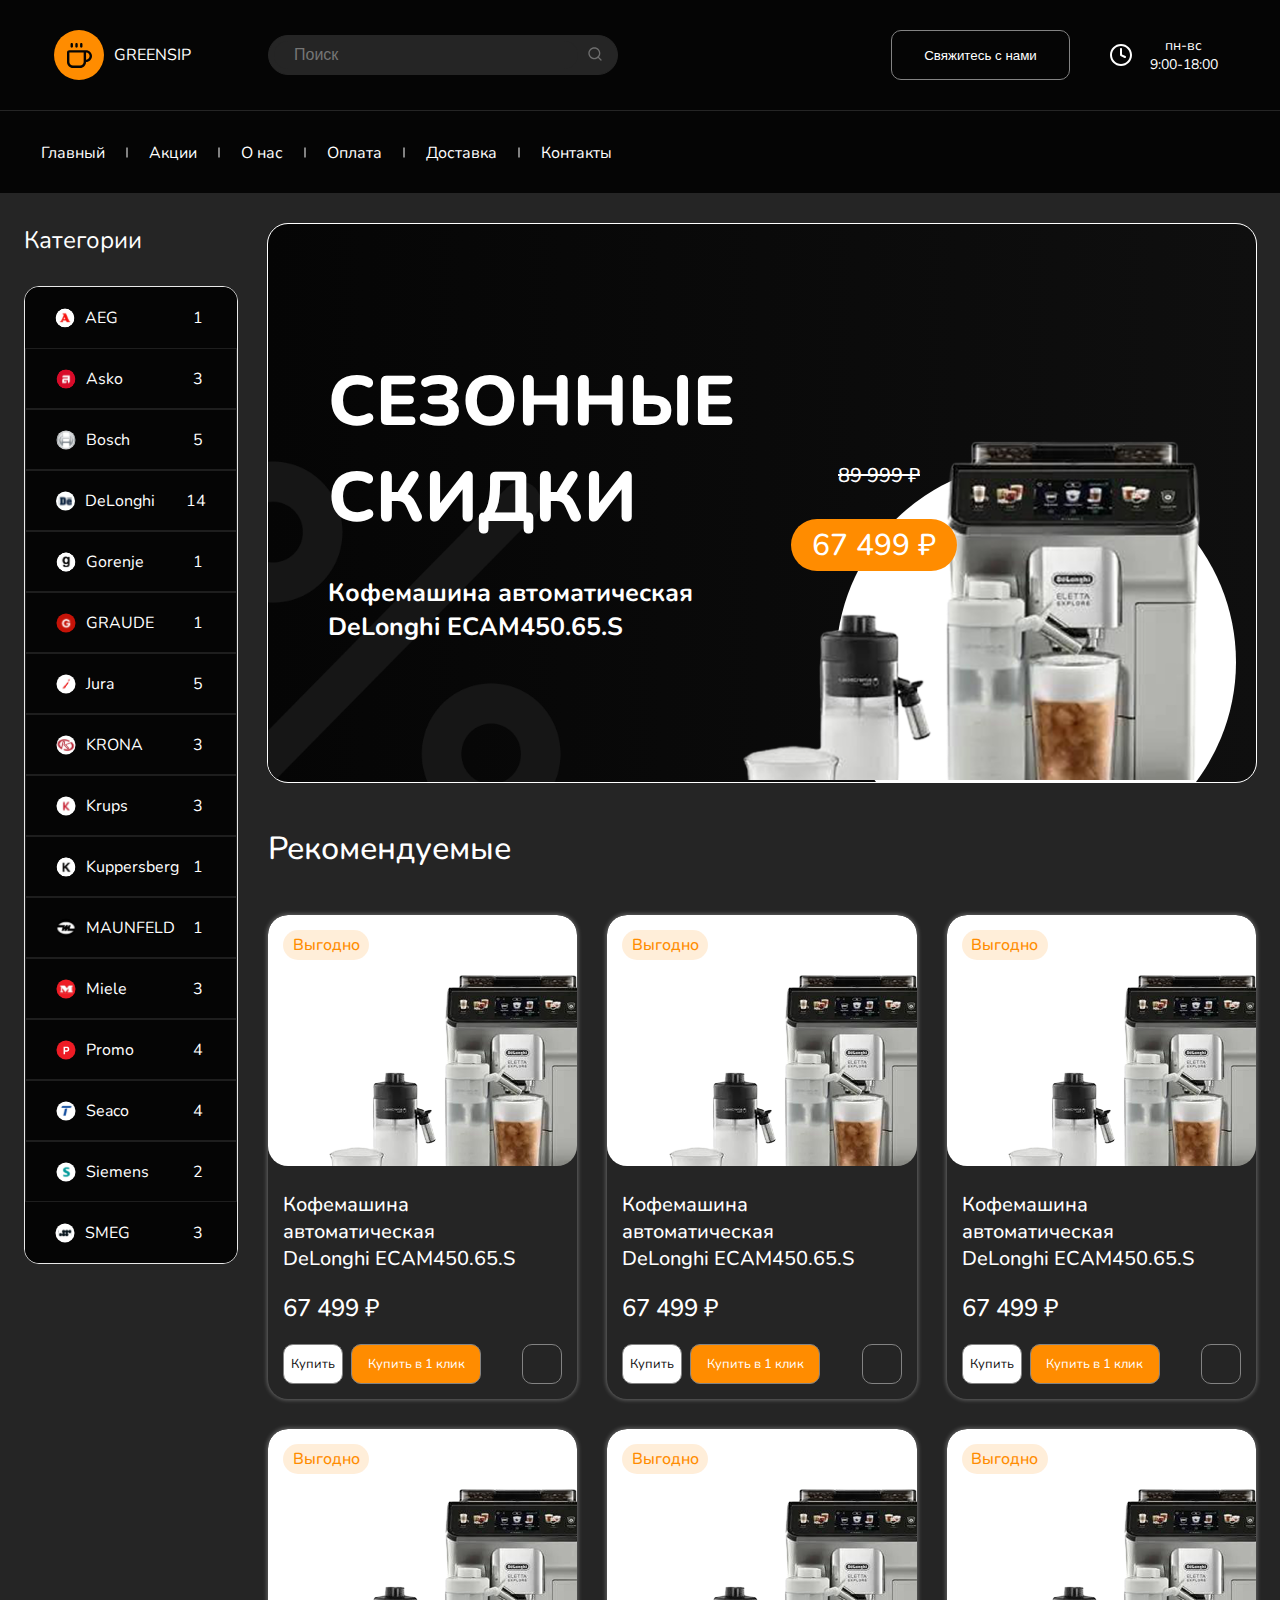
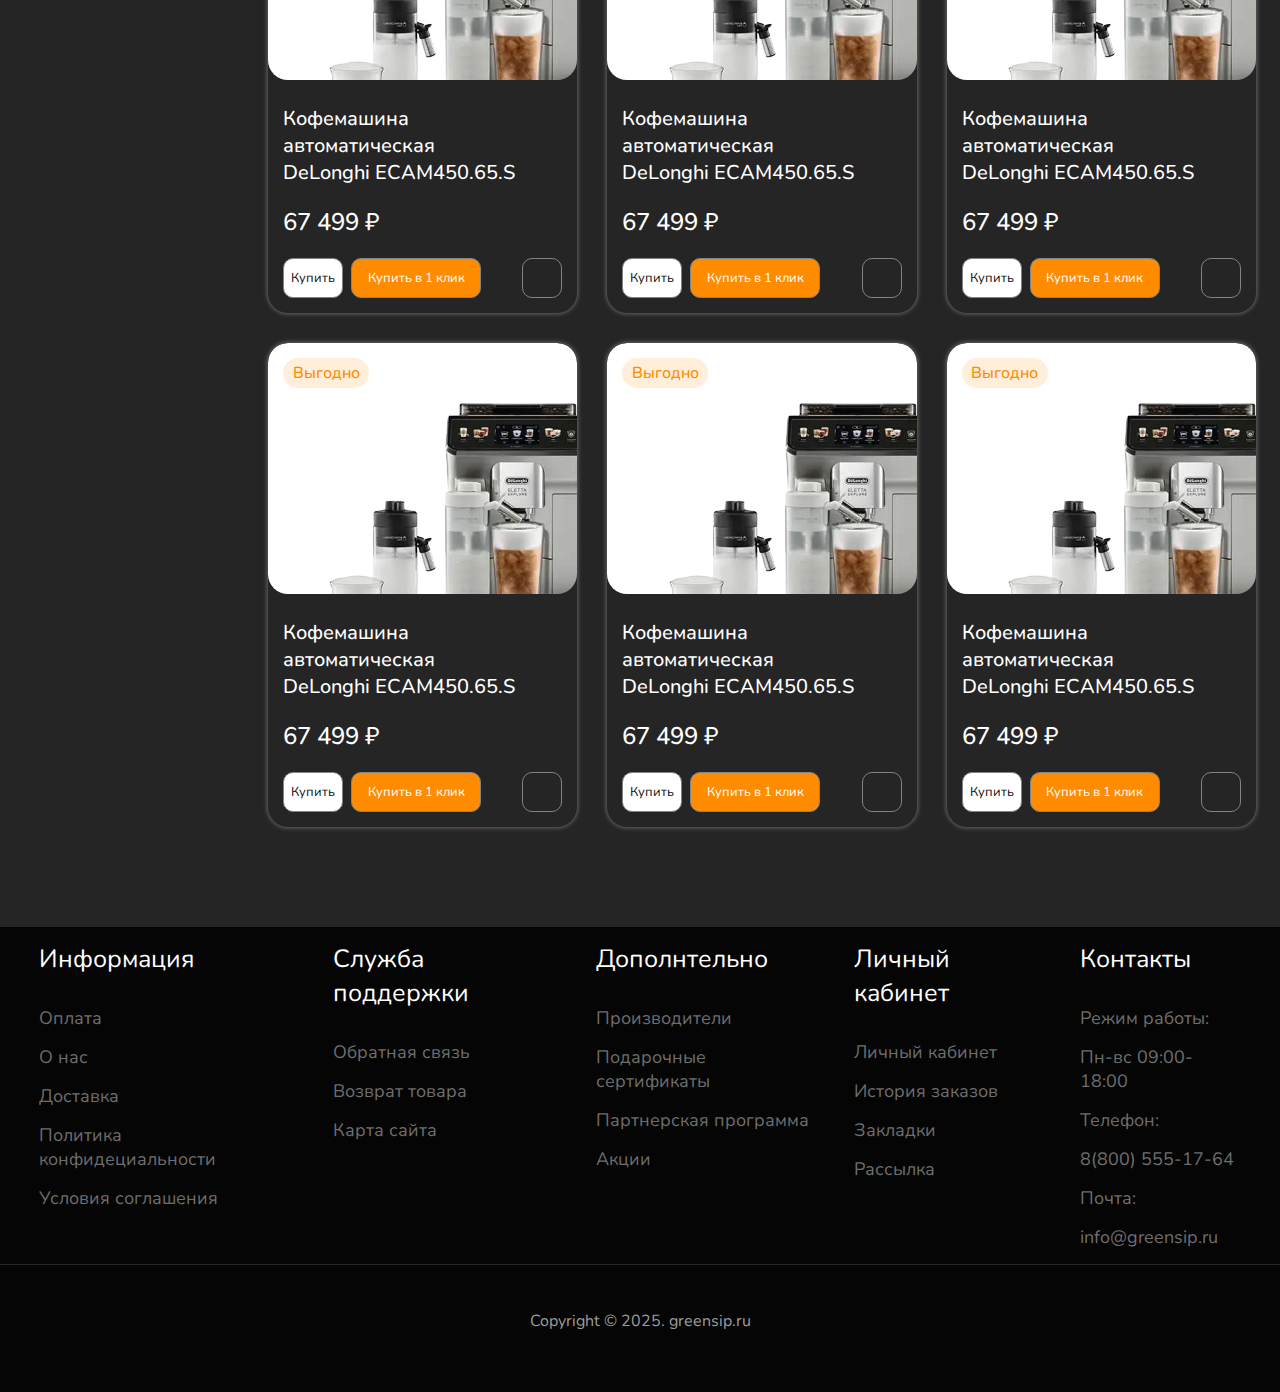
<file: index.html>
<!DOCTYPE html>
<html lang="en">
<head>
    <meta charset="UTF-8">
    <meta name="viewport" content="width=device-width, initial-scale=1.0">
    <link rel="stylesheet" href="./css/style.css">
    <link rel="shortcut icon" href="./img/icon/favicon.svg" type="image/x-icon">
    <link href='https://cdn.boxicons.com/fonts/basic/boxicons.min.css' rel='stylesheet'>
    <title>GREENSIP</title>
</head>
<body>
    <header class="header">
        <div class="container header__wrapper">
            <div class="left__block">
                <a href="./index.html" class="logo">
                    <div class="logo_img-block">
                        <img src="./img/icon/logo.svg" alt="Logo" class="logo__img">
                    </div>
                    <span>GREENSIP</span>
                </a>
                    <form class="search__form">
                        <label for="site-search">
                            <input id="site-search" class="search__form-input" type="text" placeholder="Поиск" name="search">
                            <button class="search__form-btn" type="submit"><img src="./img/icon/search.svg" alt="Search"></button>
                        </label>
                  </form>
            </div>
            <div class="right__block">
                <button class="btn">Свяжитесь с нами</button>
                <div class="time">
                    <img class="time__img" src="./img/icon/oclock.svg" alt="oclock icon">
                    <div class="time__week">пн-вс</div>
                    <div class="time__oclock">9:00-18:00</div>
                </div>
            </div>
            <div class="burger__menu">
                <i class='menu__burger bxr  bx-menu'  ></i> 
                <i class='menu__close bxr  bx-x'  ></i> 
            </div><!-- end burger__menu -->
        </div><!-- end container header__wrapper -->
    </header>
    <nav class="navbar">
        <div class="container navbar__wrapper">
            <div class="nav">
                <a class="nav__item" href="./index.html">
                    <span class="nav__icon"><i class='bxr bx-home-alt'></i></span> 
                    <div class="nav__text">Главный</div>
                </a> 

                <a class="nav__item" href="./promotions.html">
                    <span class="nav__icon"><i class='bxr  bx-discount'  ></i></span>
                    <span class="nav__text">Акции</span>
                </a> 
                <a class="nav__item" href="./about.html">
                    <span class="nav__icon"><i class='bxr  bx-group'  ></i> </span>
                    <span class="nav__text">О нас</span>
                </a> 
                <a class="nav__item" href="./payment.html">
                    <span class="nav__icon"><i class='bxr  bx-wallet'  ></i></span>
                    <span class="nav__text">Оплата</span>
                </a> 
                <a class="nav__item" href="./delivery.html">
                    <span class="nav__icon"><i class='bxr  bx-truck'  ></i></span>
                    <span class="nav__text">Доставка</span>
                </a> 
                <a class="nav__item" href="./contact.html">
                    <span class="nav__icon"><i class='bxr  bx-headphone-mic'  ></i></span>
                    <span class="nav__text">Контакты</span>
                </a> 
            </div>

            <div class="nav__second nav__second-none">
                <i class='bxr  bx-swap-vertical arrow-transform'></i> 
                <i class='bxr  bx-heart'></i> 
                <i class='bxr  bx-cart'></i> 
                <i class='bxr  bx-user'></i> 
            </div>

            <div class="navbar__footer block">
                <form class="search__form block">
                    <label for="site-search">
                        <input id="site-search" class="search__form-input" type="text" placeholder="Поиск" name="search">
                        <button class="search__form-btn" type="submit"><img src="./img/icon/search.svg" alt="Search"></button>
                    </label>
                </form>

            <div class="right__block block">
                <button class="btn">Свяжитесь с нами</button>
                <div class="time">
                    <img class="time__img" src="./img/icon/oclock.svg" alt="oclock icon">
                    <div class="time__week">пн-вс</div>
                    <div class="time__oclock">9:00-18:00</div>
                </div>
            </div>


            </div>
        </div><!-- end navbar__wrapper -->
    </nav>
    <main>
        <div class="container">
                <div class="main__wrapper">
                    <aside class="sidebar">
                        <h2>Категории</h2>
                        <ul class="sidebar__wrapper">
                            <li class="sidebar__items">
                                <a href="#">
                                <img class="sidebar__items-icon" src="./img/icon/categories/aeg.svg" alt="icon">
                                <span class="sidebar__items-text">AEG</span>
                                <span class="sidebar__items-num">1</span>
                                </a>
                            </li>
                            <li class="sidebar__items">
                                <a href="#">
                                <img class="sidebar__items-icon" src="./img/icon/categories/asko.svg" alt="icon">
                                <span class="sidebar__items-text">Asko</span>
                                <span class="sidebar__items-num">3</span>
                                </a>
                            </li>
                            <li class="sidebar__items">
                                <a href="#">
                                <img class="sidebar__items-icon" src="./img/icon/categories/bosch.svg" alt="icon">
                                <span class="sidebar__items-text">Bosch</span>
                                <span class="sidebar__items-num">5</span>
                                </a>
                            </li>
                            <li class="sidebar__items">
                                <a href="#">
                                <img class="sidebar__items-icon" src="./img/icon/categories/delonghi.svg" alt="icon">
                                <span class="sidebar__items-text">DeLonghi</span>
                                <span class="sidebar__items-num">14</span>
                                </a>
                            </li>
                            <li class="sidebar__items">
                                <a href="#">
                                <img class="sidebar__items-icon" src="./img/icon/categories/gorenje.svg" alt="icon">
                                <span class="sidebar__items-text">Gorenje</span>
                                <span class="sidebar__items-num">1</span>
                                </a>
                            </li>
                            <li class="sidebar__items">
                                <a href="#">
                                <img class="sidebar__items-icon" src="./img/icon/categories/GRAUDE.svg" alt="icon">
                                <span class="sidebar__items-text">GRAUDE</span>
                                <span class="sidebar__items-num">1</span>
                                </a>
                            </li>
                                                <li class="sidebar__items">
                                <a href="#">
                                <img class="sidebar__items-icon" src="./img/icon/categories/jura.svg" alt="icon">
                                <span class="sidebar__items-text">Jura</span>
                                <span class="sidebar__items-num">5</span>
                                </a>
                            </li>
                                                <li class="sidebar__items">
                                <a href="#">
                                <img class="sidebar__items-icon" src="./img/icon/categories/krona.svg" alt="icon">
                                <span class="sidebar__items-text">KRONA</span>
                                <span class="sidebar__items-num">3</span>
                                </a>
                            </li>
                            <li class="sidebar__items">
                                <a href="#">
                                <img class="sidebar__items-icon" src="./img/icon/categories/krups.svg" alt="icon">
                                <span class="sidebar__items-text">Krups</span>
                                <span class="sidebar__items-num">3</span>
                                </a>
                            </li>
                            <li class="sidebar__items">
                                <a href="#">
                                <img class="sidebar__items-icon" src="./img/icon/categories/kuppersberg.svg" alt="icon">
                                <span class="sidebar__items-text">Kuppersberg</span>
                                <span class="sidebar__items-num">1</span>
                                </a>
                            </li>
                            <li class="sidebar__items">
                                <a href="#">
                                <img class="sidebar__items-icon" src="./img/icon/categories/maunfeld.svg" alt="icon">
                                <span class="sidebar__items-text">MAUNFELD</span>
                                <span class="sidebar__items-num">1</span>
                                </a>
                            </li>
                            <li class="sidebar__items">
                                <a href="#">
                                <img class="sidebar__items-icon" src="./img/icon/categories/miele.svg" alt="icon">
                                <span class="sidebar__items-text">Miele</span>
                                <span class="sidebar__items-num">3</span>
                                </a>
                            </li>
                            <li class="sidebar__items">
                                <a href="#">
                                <img class="sidebar__items-icon" src="./img/icon/categories/promo.svg" alt="icon">
                                <span class="sidebar__items-text">Promo</span>
                                <span class="sidebar__items-num">4</span>
                                </a>
                            </li>
                            <li class="sidebar__items">
                                <a href="#">
                                <img class="sidebar__items-icon" src="./img/icon/categories/saeco.svg" alt="icon">
                                <span class="sidebar__items-text">Seaco</span>
                                <span class="sidebar__items-num">4</span>
                                </a>
                            </li>
                            <li class="sidebar__items">
                                <a href="#">
                                <img class="sidebar__items-icon" src="./img/icon/categories/siemens.svg" alt="icon">
                                <span class="sidebar__items-text">Siemens</span>
                                <span class="sidebar__items-num">2</span>
                                </a>
                            </li>
                            <li class="sidebar__items">
                                <a href="#">
                                <img class="sidebar__items-icon" src="./img/icon/categories/smeg.svg" alt="icon">
                                <span class="sidebar__items-text">SMEG</span>
                                <span class="sidebar__items-num">3</span>
                                </a>
                            </li> 
                        </ul>
                    </aside>
                    <article>
                        <div class="promo">
                            <div class="promo__text">
                                <div class="discounts">СЕЗОННЫЕ <br/> СКИДКИ</div>
                                <h1>Кофемашина автоматическая <br/> DeLonghi ECAM450.65.S</h1>
                            </div>
                            <div class="product">
                                <div class="price">
                                    <div class="price__old">89 999 ₽</div>
                                    <div class="price__discount">67 499 ₽</div>
                                </div>
                                <div class="product__img"></div>
                            </div>
                            <img class="percentage" src="./img/percentage.png" alt="percentage">
                        </div><!-- end promo -->
                        <section class="content">
                            <h2 class="subtitle" >Рекомендуемые</h2>
                            <div class="content__wrapper">
                                <div class="card">
                                    <div class="card__img">
                                        <div class="card__img-info">Выгодно</div>
                                    </div><!-- End Card image -->
                                        <div class="card__body">
                                            <div class="card_stars">
                                                <i class='bxr  bx-star'  ></i> 
                                                <i class='bxr  bx-star'  ></i> 
                                                <i class='bxr  bx-star'  ></i> 
                                                <i class='bxr  bx-star'  ></i> 
                                                <i class='bxr  bx-star'  ></i> 
                                            </div>
                                            <div class="card_title">Кофемашина автоматическая <br/> DeLonghi ECAM450.65.S</div>
                                            <div class="card__price">67 499 ₽</div>
                                            <div class="card__footer">
                                                <div class="card__footer-btn">
                                                    <div class="btn btn_buy">Купить</div>
                                                    <div class="btn btn_buy_one">Купить в 1 клик</div>
                                                </div><!-- End Car footerd -->
                                                <div class=" btn card__footer-heart"><i class='bxr  bx-heart'  ></i> </div>
                                            </div><!-- End Car footerd -->
                                        </div><!-- End card__body -->
                                </div><!-- End Card -->

                                <div class="card">
                                    <div class="card__img">
                                        <div class="card__img-info">Выгодно</div>
                                    </div><!-- End Card image -->
                                        <div class="card__body">
                                            <div class="card_stars">
                                                <i class='bxr  bx-star'  ></i> 
                                                <i class='bxr  bx-star'  ></i> 
                                                <i class='bxr  bx-star'  ></i> 
                                                <i class='bxr  bx-star'  ></i> 
                                                <i class='bxr  bx-star'  ></i> 
                                            </div>
                                            <div class="card_title">Кофемашина автоматическая <br/> DeLonghi ECAM450.65.S</div>
                                            <div class="card__price">67 499 ₽</div>
                                            <div class="card__footer">
                                                <div class="card__footer-btn">
                                                    <div class="btn btn_buy">Купить</div>
                                                    <div class="btn btn_buy_one">Купить в 1 клик</div>
                                                </div><!-- End Car footerd -->
                                                <div class=" btn card__footer-heart"><i class='bxr  bx-heart'  ></i> </div>
                                            </div><!-- End Car footerd -->
                                        </div><!-- End card__body -->
                                </div><!-- End Card -->

                                <div class="card">
                                    <div class="card__img">
                                        <div class="card__img-info">Выгодно</div>
                                    </div><!-- End Card image -->
                                        <div class="card__body">
                                            <div class="card_stars">
                                                <i class='bxr  bx-star'  ></i> 
                                                <i class='bxr  bx-star'  ></i> 
                                                <i class='bxr  bx-star'  ></i> 
                                                <i class='bxr  bx-star'  ></i> 
                                                <i class='bxr  bx-star'  ></i> 
                                            </div>
                                            <div class="card_title">Кофемашина автоматическая <br/> DeLonghi ECAM450.65.S</div>
                                            <div class="card__price">67 499 ₽</div>
                                            <div class="card__footer">
                                                <div class="card__footer-btn">
                                                    <div class="btn btn_buy">Купить</div>
                                                    <div class="btn btn_buy_one">Купить в 1 клик</div>
                                                </div><!-- End Car footerd -->
                                                <div class=" btn card__footer-heart"><i class='bxr  bx-heart'  ></i> </div>
                                            </div><!-- End Car footerd -->
                                        </div><!-- End card__body -->
                                </div><!-- End Card -->

                                <div class="card">
                                    <div class="card__img">
                                        <div class="card__img-info">Выгодно</div>
                                    </div><!-- End Card image -->
                                        <div class="card__body">
                                            <div class="card_stars">
                                                <i class='bxr  bx-star'  ></i> 
                                                <i class='bxr  bx-star'  ></i> 
                                                <i class='bxr  bx-star'  ></i> 
                                                <i class='bxr  bx-star'  ></i> 
                                                <i class='bxr  bx-star'  ></i> 
                                            </div>
                                            <div class="card_title">Кофемашина автоматическая <br/> DeLonghi ECAM450.65.S</div>
                                            <div class="card__price">67 499 ₽</div>
                                            <div class="card__footer">
                                                <div class="card__footer-btn">
                                                    <div class="btn btn_buy">Купить</div>
                                                    <div class="btn btn_buy_one">Купить в 1 клик</div>
                                                </div><!-- End Car footerd -->
                                                <div class=" btn card__footer-heart"><i class='bxr  bx-heart'  ></i> </div>
                                            </div><!-- End Car footerd -->
                                        </div><!-- End card__body -->
                                </div><!-- End Card -->

                                <div class="card">
                                    <div class="card__img">
                                        <div class="card__img-info">Выгодно</div>
                                    </div><!-- End Card image -->
                                        <div class="card__body">
                                            <div class="card_stars">
                                                <i class='bxr  bx-star'  ></i> 
                                                <i class='bxr  bx-star'  ></i> 
                                                <i class='bxr  bx-star'  ></i> 
                                                <i class='bxr  bx-star'  ></i> 
                                                <i class='bxr  bx-star'  ></i> 
                                            </div>
                                            <div class="card_title">Кофемашина автоматическая <br/> DeLonghi ECAM450.65.S</div>
                                            <div class="card__price">67 499 ₽</div>
                                            <div class="card__footer">
                                                <div class="card__footer-btn">
                                                    <div class="btn btn_buy">Купить</div>
                                                    <div class="btn btn_buy_one">Купить в 1 клик</div>
                                                </div><!-- End Car footerd -->
                                                <div class=" btn card__footer-heart"><i class='bxr  bx-heart'  ></i> </div>
                                            </div><!-- End Car footerd -->
                                        </div><!-- End card__body -->
                                </div><!-- End Card -->

                                <div class="card">
                                    <div class="card__img">
                                        <div class="card__img-info">Выгодно</div>
                                    </div><!-- End Card image -->
                                        <div class="card__body">
                                            <div class="card_stars">
                                                <i class='bxr  bx-star'  ></i> 
                                                <i class='bxr  bx-star'  ></i> 
                                                <i class='bxr  bx-star'  ></i> 
                                                <i class='bxr  bx-star'  ></i> 
                                                <i class='bxr  bx-star'  ></i> 
                                            </div>
                                            <div class="card_title">Кофемашина автоматическая <br/> DeLonghi ECAM450.65.S</div>
                                            <div class="card__price">67 499 ₽</div>
                                            <div class="card__footer">
                                                <div class="card__footer-btn">
                                                    <div class="btn btn_buy">Купить</div>
                                                    <div class="btn btn_buy_one">Купить в 1 клик</div>
                                                </div><!-- End Car footerd -->
                                                <div class=" btn card__footer-heart"><i class='bxr  bx-heart'  ></i> </div>
                                            </div><!-- End Car footerd -->
                                        </div><!-- End card__body -->
                                </div><!-- End Card -->

                                <div class="card">
                                    <div class="card__img">
                                        <div class="card__img-info">Выгодно</div>
                                    </div><!-- End Card image -->
                                        <div class="card__body">
                                            <div class="card_stars">
                                                <i class='bxr  bx-star'  ></i> 
                                                <i class='bxr  bx-star'  ></i> 
                                                <i class='bxr  bx-star'  ></i> 
                                                <i class='bxr  bx-star'  ></i> 
                                                <i class='bxr  bx-star'  ></i> 
                                            </div>
                                            <div class="card_title">Кофемашина автоматическая <br/> DeLonghi ECAM450.65.S</div>
                                            <div class="card__price">67 499 ₽</div>
                                            <div class="card__footer">
                                                <div class="card__footer-btn">
                                                    <div class="btn btn_buy">Купить</div>
                                                    <div class="btn btn_buy_one">Купить в 1 клик</div>
                                                </div><!-- End Car footerd -->
                                                <div class=" btn card__footer-heart"><i class='bxr  bx-heart'  ></i> </div>
                                            </div><!-- End Car footerd -->
                                        </div><!-- End card__body -->
                                </div><!-- End Card -->

                                <div class="card">
                                    <div class="card__img">
                                        <div class="card__img-info">Выгодно</div>
                                    </div><!-- End Card image -->
                                        <div class="card__body">
                                            <div class="card_stars">
                                                <i class='bxr  bx-star'  ></i> 
                                                <i class='bxr  bx-star'  ></i> 
                                                <i class='bxr  bx-star'  ></i> 
                                                <i class='bxr  bx-star'  ></i> 
                                                <i class='bxr  bx-star'  ></i> 
                                            </div>
                                            <div class="card_title">Кофемашина автоматическая <br/> DeLonghi ECAM450.65.S</div>
                                            <div class="card__price">67 499 ₽</div>
                                            <div class="card__footer">
                                                <div class="card__footer-btn">
                                                    <div class="btn btn_buy">Купить</div>
                                                    <div class="btn btn_buy_one">Купить в 1 клик</div>
                                                </div><!-- End Car footerd -->
                                                <div class=" btn card__footer-heart"><i class='bxr  bx-heart'  ></i> </div>
                                            </div><!-- End Car footerd -->
                                        </div><!-- End card__body -->
                                </div><!-- End Card -->

                                <div class="card">
                                    <div class="card__img">
                                        <div class="card__img-info">Выгодно</div>
                                    </div><!-- End Card image -->
                                        <div class="card__body">
                                            <div class="card_stars">
                                                <i class='bxr  bx-star'  ></i> 
                                                <i class='bxr  bx-star'  ></i> 
                                                <i class='bxr  bx-star'  ></i> 
                                                <i class='bxr  bx-star'  ></i> 
                                                <i class='bxr  bx-star'  ></i> 
                                            </div>
                                            <div class="card_title">Кофемашина автоматическая <br/> DeLonghi ECAM450.65.S</div>
                                            <div class="card__price">67 499 ₽</div>
                                            <div class="card__footer">
                                                <div class="card__footer-btn">
                                                    <div class="btn btn_buy">Купить</div>
                                                    <div class="btn btn_buy_one">Купить в 1 клик</div>
                                                </div><!-- End Car footerd -->
                                                <div class=" btn card__footer-heart"><i class='bxr  bx-heart'  ></i> </div>
                                            </div><!-- End Car footerd -->
                                        </div><!-- End card__body -->
                                </div><!-- End Card -->


                            </div><!-- end content__wrapper -->
                        </section><!-- end content -->
                    </article>
            </div><!-- end main__wrapper -->
        </div><!-- end container -->
        
    </main>
    <footer class="footer">
        <div class="container footer__item">
            <div class="footer__items">
                <div class="footer__items-title">Информация</div>
                <div class="footer__items-subtitle"><a href="./payment.html">Оплата</a></div>
                <div class="footer__items-subtitle"><a href="./about.html">О нас</a></div>
                <div class="footer__items-subtitle"><a href="./delivery.html">Доставка</a></div>
                <div class="footer__items-subtitle"><a href="#">Политика конфидециальности</a></div>
                <div class="footer__items-subtitle"><a href="#">Условия соглашения</a></div>
            </div>

            <div class="footer__items">
                <div class="footer__items-title">Служба поддержки</div>
                <div class="footer__items-subtitle"><a href="#">Обратная связь</a></div>
                <div class="footer__items-subtitle"><a href="#">Возврат товара</a></div>
                <div class="footer__items-subtitle"><a href="#">Карта сайта</a></div>
            </div>

            <div class="footer__items">
                <div class="footer__items-title">Дополнтельно</div>
                <div class="footer__items-subtitle"><a href="#">Производители</a></div>
                <div class="footer__items-subtitle"><a href="#">Подарочные сертификаты</a></div>
                <div class="footer__items-subtitle"><a href="#">Партнерская программа</a></div>
                <div class="footer__items-subtitle"><a href="#">Акции</a></div>
            </div>

            <div class="footer__items">
                <div class="footer__items-title">Личный кабинет</div>
                <div class="footer__items-subtitle"><a href="#">Личный кабинет</a></div>
                <div class="footer__items-subtitle"><a href="#">История заказов</a></div>
                <div class="footer__items-subtitle"><a href="#">Закладки</a></div>
                <div class="footer__items-subtitle"><a href="#">Рассылка</a></div>
            </div>

            <div class="footer__items">
                <div class="footer__items-title">Контакты</div>
                <div class="footer__items-subtitle"><a href="#">Режим работы:</a></div>
                <div class="footer__items-subtitle"><a href="#">Пн-вс 09:00-18:00</a></div>
                <div class="footer__items-subtitle"><a href="#">Телефон:</a></div>
                <div class="footer__items-subtitle"><a href="#">8(800) 555-17-64</a></div>
                <div class="footer__items-subtitle"><a href="#">Почта:</a></div>
                <div class="footer__items-subtitle"><a href="#">info@greensip.ru</a></div>
            </div>
        </div><!-- footer__item -->
    </footer>
    <div class="copyright">Copyright © 2025. greensip.ru</div>
    <div class="nav__second nav__second-footer block">
        <i class='bxr  bx-swap-vertical arrow-transform'></i> 
        <i class='bxr  bx-heart'></i> 
        <i class='bxr  bx-cart'></i> 
        <i class='bxr  bx-user'></i> 
    </div>
    <script src="./js/main.js" defer></script>
</body>
</html>
</file>
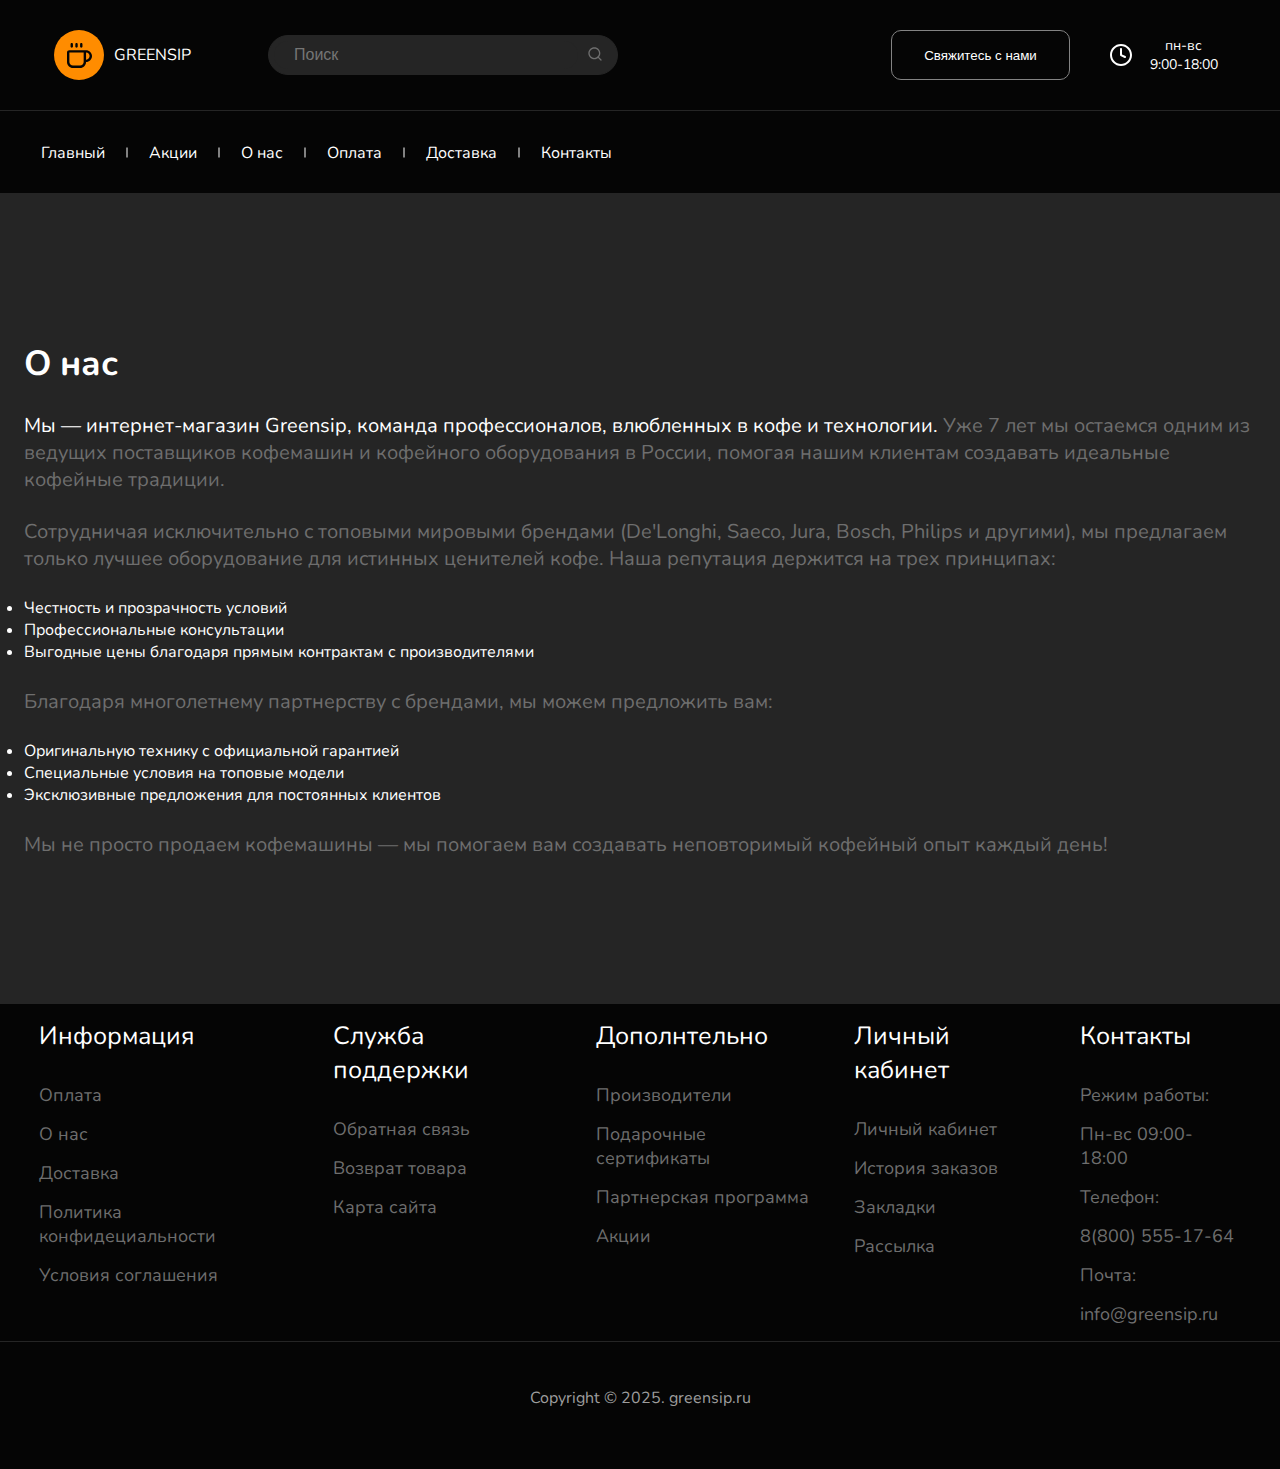
<file: about.html>
<!DOCTYPE html>
<html lang="en">
<head>
    <meta charset="UTF-8">
    <meta name="viewport" content="width=device-width, initial-scale=1.0">
    <link rel="stylesheet" href="./css/style.css">
    <link rel="shortcut icon" href="./img/icon/favicon.svg" type="image/x-icon">
    <link href='https://cdn.boxicons.com/fonts/basic/boxicons.min.css' rel='stylesheet'>
    <title>О нас</title>
</head>
<body>
    <header class="header">
        <div class="container header__wrapper">
            <div class="left__block">
                <a href="./index.html" class="logo">
                    <div class="logo_img-block">
                        <img src="./img/icon/logo.svg" alt="Logo" class="logo__img">
                    </div>
                    <span>GREENSIP</span>
                </a>
                    <form class="search__form">
                        <label for="site-search">
                            <input id="site-search" class="search__form-input" type="text" placeholder="Поиск" name="search">
                            <button class="search__form-btn" type="submit"><img src="./img/icon/search.svg" alt="Search"></button>
                        </label>
                  </form>
            </div>
            <div class="right__block">
                <button class="btn">Свяжитесь с нами</button>
                <div class="time">
                    <img class="time__img" src="./img/icon/oclock.svg" alt="oclock icon">
                    <div class="time__week">пн-вс</div>
                    <div class="time__oclock">9:00-18:00</div>
                </div>
            </div>
            <div class="burger__menu">
                <i class='menu__burger bxr  bx-menu'  ></i> 
                <i class='menu__close bxr  bx-x'  ></i> 
            </div><!-- end burger__menu -->
        </div><!-- end container header__wrapper -->
    </header>
    <nav class="navbar">
        <div class="container navbar__wrapper">
            <div class="nav">
                <a class="nav__item" href="./index.html">
                    <span class="nav__icon"><i class='bxr bx-home-alt'></i></span> 
                    <div class="nav__text">Главный</div>
                </a> 

                <a class="nav__item" href="./promotions.html">
                    <span class="nav__icon"><i class='bxr  bx-discount'  ></i></span>
                    <span class="nav__text">Акции</span>
                </a> 
                <a class="nav__item" href="./about.html">
                    <span class="nav__icon"><i class='bxr  bx-group'  ></i> </span>
                    <span class="nav__text">О нас</span>
                </a> 
                <a class="nav__item" href="./payment.html">
                    <span class="nav__icon"><i class='bxr  bx-wallet'  ></i></span>
                    <span class="nav__text">Оплата</span>
                </a> 
                <a class="nav__item" href="./delivery.html">
                    <span class="nav__icon"><i class='bxr  bx-truck'  ></i></span>
                    <span class="nav__text">Доставка</span>
                </a> 
                <a class="nav__item" href="./contact.html">
                    <span class="nav__icon"><i class='bxr  bx-headphone-mic'  ></i></span>
                    <span class="nav__text">Контакты</span>
                </a> 
            </div>

            <div class="nav__second nav__second-none">
                <i class='bxr  bx-swap-vertical arrow-transform'></i> 
                <i class='bxr  bx-heart'></i> 
                <i class='bxr  bx-cart'></i> 
                <i class='bxr  bx-user'></i> 
            </div>

            <div class="navbar__footer block">
                <form class="search__form block">
                    <label for="site-search">
                        <input id="site-search" class="search__form-input" type="text" placeholder="Поиск" name="search">
                        <button class="search__form-btn" type="submit"><img src="./img/icon/search.svg" alt="Search"></button>
                    </label>
                </form>

            <div class="right__block block">
                <button class="btn">Свяжитесь с нами</button>
                <div class="time">
                    <img class="time__img" src="./img/icon/oclock.svg" alt="oclock icon">
                    <div class="time__week">пн-вс</div>
                    <div class="time__oclock">9:00-18:00</div>
                </div>
            </div>


            </div>
        </div><!-- end navbar__wrapper -->
    </nav>
    <main>
        <div class="container">
            <div class="info">
                <div class="info__content">
                    <h2 class="info__content-title">О нас</h2>
                    <div class="info__content-wrapper">
                       <p>
                            <span>Мы — интернет-магазин Greensip, команда профессионалов, влюбленных в кофе и технологии.</span> Уже 7 лет мы остаемся одним из ведущих поставщиков кофемашин и кофейного оборудования в России, помогая нашим клиентам создавать идеальные кофейные традиции.
                        </p>

                       <p>
                            Сотрудничая исключительно с топовыми мировыми брендами (De'Longhi, Saeco, Jura, Bosch, Philips и другими), мы предлагаем только лучшее оборудование для истинных ценителей кофе. Наша репутация держится на трех принципах:
                       </p> 

                       <p>
                        <ul>
                            <li>Честность и прозрачность условий</li>
                            <li>Профессиональные консультации</li>
                            <li>Выгодные цены благодаря прямым контрактам с производителями</li>
                        </ul>
                       </p>
                       <p>
                        Благодаря многолетнему партнерству с брендами, мы можем предложить вам:
                       </p>
                       <p>
                        <ul>
                            <li>Оригинальную технику с официальной гарантией</li>
                            <li>Специальные условия на топовые модели</li>
                            <li>Эксклюзивные предложения для постоянных клиентов</li>
                        </ul>
                       </p>
                       <p>
                           Мы не просто продаем кофемашины — мы помогаем вам создавать неповторимый кофейный опыт каждый день!
                       </p>
                    </div>
                </div>
            </div>
        </div><!-- end container -->
        
    </main>
    <footer class="footer">
        <div class="container footer__item">
            <div class="footer__items">
                <div class="footer__items-title">Информация</div>
                <div class="footer__items-subtitle"><a href="#">Оплата</a></div>
                <div class="footer__items-subtitle"><a href="#">О нас</a></div>
                <div class="footer__items-subtitle"><a href="#">Доставка</a></div>
                <div class="footer__items-subtitle"><a href="#">Политика конфидециальности</a></div>
                <div class="footer__items-subtitle"><a href="#">Условия соглашения</a></div>
            </div>

            <div class="footer__items">
                <div class="footer__items-title">Служба поддержки</div>
                <div class="footer__items-subtitle"><a href="#">Обратная связь</a></div>
                <div class="footer__items-subtitle"><a href="#">Возврат товара</a></div>
                <div class="footer__items-subtitle"><a href="#">Карта сайта</a></div>
            </div>

            <div class="footer__items">
                <div class="footer__items-title">Дополнтельно</div>
                <div class="footer__items-subtitle"><a href="#">Производители</a></div>
                <div class="footer__items-subtitle"><a href="#">Подарочные сертификаты</a></div>
                <div class="footer__items-subtitle"><a href="#">Партнерская программа</a></div>
                <div class="footer__items-subtitle"><a href="#">Акции</a></div>
            </div>

            <div class="footer__items">
                <div class="footer__items-title">Личный кабинет</div>
                <div class="footer__items-subtitle"><a href="#">Личный кабинет</a></div>
                <div class="footer__items-subtitle"><a href="#">История заказов</a></div>
                <div class="footer__items-subtitle"><a href="#">Закладки</a></div>
                <div class="footer__items-subtitle"><a href="#">Рассылка</a></div>
            </div>

            <div class="footer__items">
                <div class="footer__items-title">Контакты</div>
                <div class="footer__items-subtitle"><a href="#">Режим работы:</a></div>
                <div class="footer__items-subtitle"><a href="#">Пн-вс 09:00-18:00</a></div>
                <div class="footer__items-subtitle"><a href="#">Телефон:</a></div>
                <div class="footer__items-subtitle"><a href="#">8(800) 555-17-64</a></div>
                <div class="footer__items-subtitle"><a href="#">Почта:</a></div>
                <div class="footer__items-subtitle"><a href="#">info@greensip.ru</a></div>
            </div>
        </div><!-- footer__item -->
    </footer>
    <div class="copyright">Copyright © 2025. greensip.ru</div>
    <div class="nav__second nav__second-footer block">
        <i class='bxr  bx-swap-vertical arrow-transform'></i> 
        <i class='bxr  bx-heart'></i> 
        <i class='bxr  bx-cart'></i> 
        <i class='bxr  bx-user'></i> 
    </div>
    <script src="./js/main.js" defer></script>
</body>
</html>
</file>
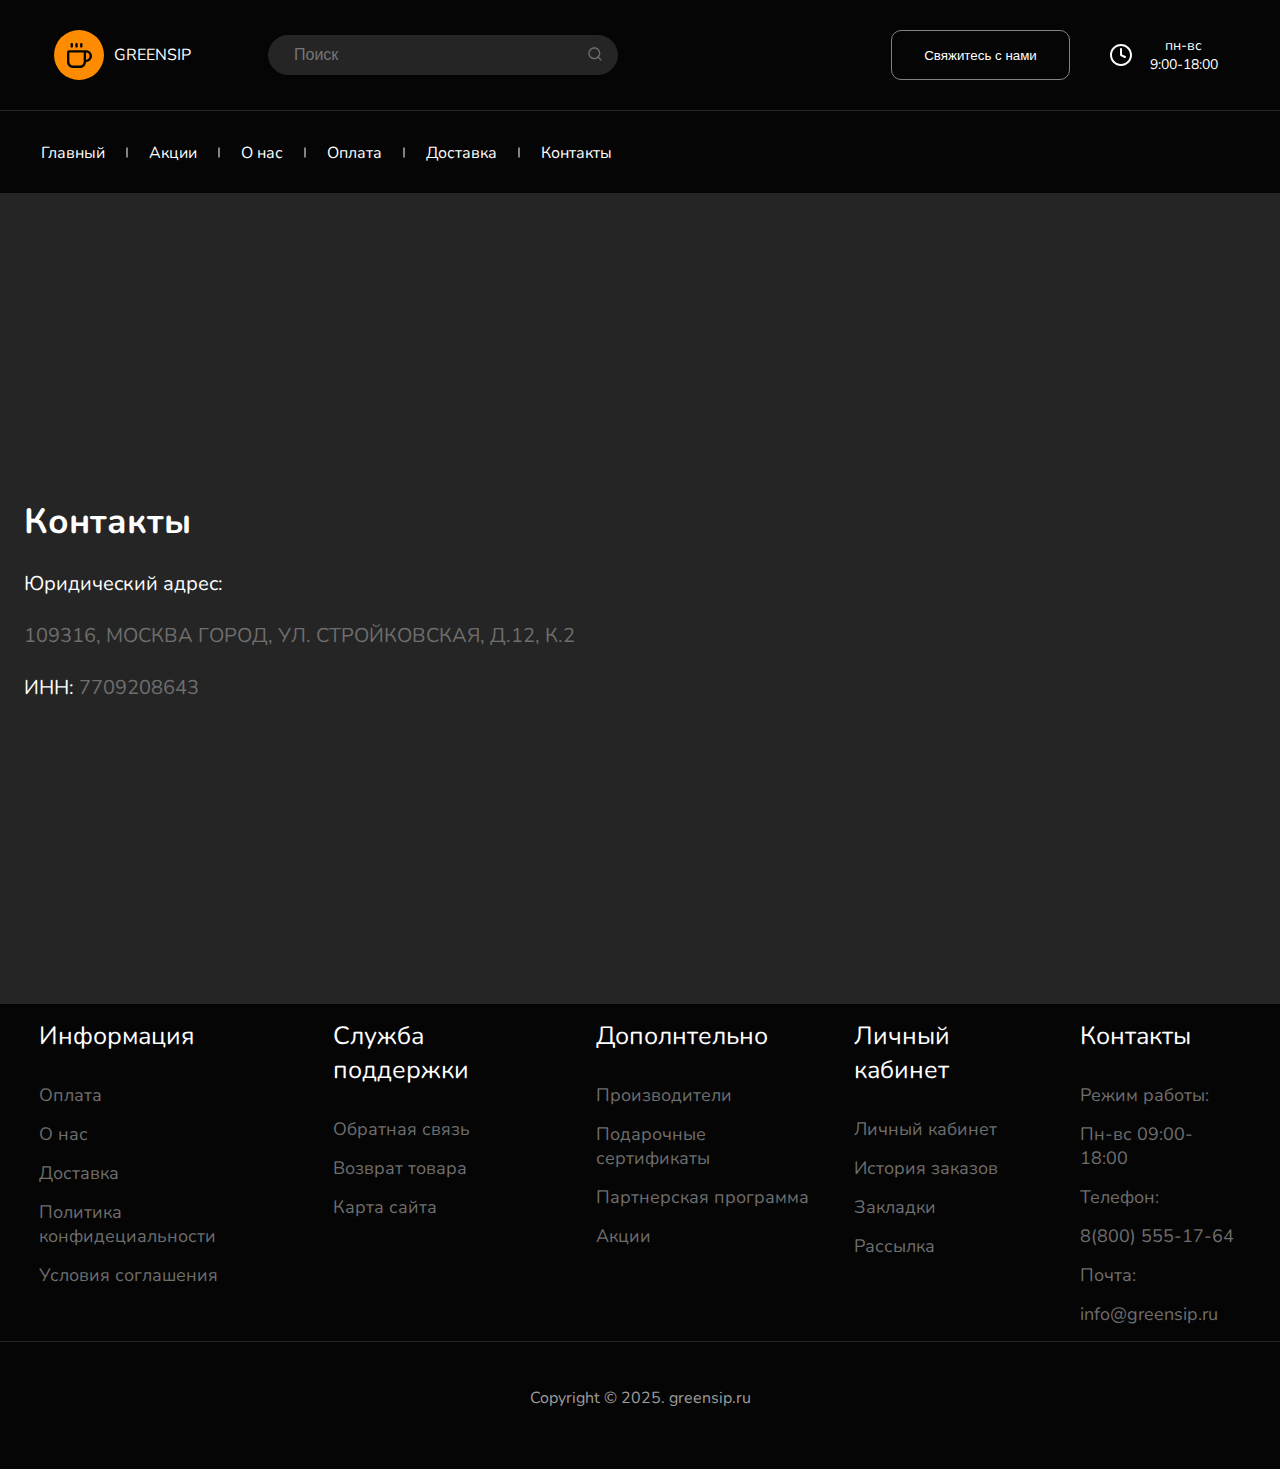
<file: contact.html>
<!DOCTYPE html>
<html lang="en">
<head>
    <meta charset="UTF-8">
    <meta name="viewport" content="width=device-width, initial-scale=1.0">
    <link rel="stylesheet" href="./css/style.css">
    <link rel="shortcut icon" href="./img/icon/favicon.svg" type="image/x-icon">
    <link href='https://cdn.boxicons.com/fonts/basic/boxicons.min.css' rel='stylesheet'>
    <title>Контакты</title>
</head>
<body>
    <header class="header">
        <div class="container header__wrapper">
            <div class="left__block">
                <a href="./index.html" class="logo">
                    <div class="logo_img-block">
                        <img src="./img/icon/logo.svg" alt="Logo" class="logo__img">
                    </div>
                    <span>GREENSIP</span>
                </a>
                    <form class="search__form">
                        <label for="site-search">
                            <input id="site-search" class="search__form-input" type="text" placeholder="Поиск" name="search">
                            <button class="search__form-btn" type="submit"><img src="./img/icon/search.svg" alt="Search"></button>
                        </label>
                  </form>
            </div>
            <div class="right__block">
                <button class="btn">Свяжитесь с нами</button>
                <div class="time">
                    <img class="time__img" src="./img/icon/oclock.svg" alt="oclock icon">
                    <div class="time__week">пн-вс</div>
                    <div class="time__oclock">9:00-18:00</div>
                </div>
            </div>
            <div class="burger__menu">
                <i class='menu__burger bxr  bx-menu'  ></i> 
                <i class='menu__close bxr  bx-x'  ></i> 
            </div><!-- end burger__menu -->
        </div><!-- end container header__wrapper -->
    </header>
    <nav class="navbar">
        <div class="container navbar__wrapper">
            <div class="nav">
                <a class="nav__item" href="./index.html">
                    <span class="nav__icon"><i class='bxr bx-home-alt'></i></span> 
                    <div class="nav__text">Главный</div>
                </a> 

                <a class="nav__item" href="./promotions.html">
                    <span class="nav__icon"><i class='bxr  bx-discount'  ></i></span>
                    <span class="nav__text">Акции</span>
                </a> 
                <a class="nav__item" href="./about.html">
                    <span class="nav__icon"><i class='bxr  bx-group'  ></i> </span>
                    <span class="nav__text">О нас</span>
                </a> 
                <a class="nav__item" href="./payment.html">
                    <span class="nav__icon"><i class='bxr  bx-wallet'  ></i></span>
                    <span class="nav__text">Оплата</span>
                </a> 
                <a class="nav__item" href="./delivery.html">
                    <span class="nav__icon"><i class='bxr  bx-truck'  ></i></span>
                    <span class="nav__text">Доставка</span>
                </a> 
                <a class="nav__item" href="./contact.html">
                    <span class="nav__icon"><i class='bxr  bx-headphone-mic'  ></i></span>
                    <span class="nav__text">Контакты</span>
                </a> 
            </div>

            <div class="nav__second nav__second-none">
                <i class='bxr  bx-swap-vertical arrow-transform'></i> 
                <i class='bxr  bx-heart'></i> 
                <i class='bxr  bx-cart'></i> 
                <i class='bxr  bx-user'></i> 
            </div>

            <div class="navbar__footer block">
                <form class="search__form block">
                    <label for="site-search">
                        <input id="site-search" class="search__form-input" type="text" placeholder="Поиск" name="search">
                        <button class="search__form-btn" type="submit"><img src="./img/icon/search.svg" alt="Search"></button>
                    </label>
                </form>

            <div class="right__block block">
                <button class="btn">Свяжитесь с нами</button>
                <div class="time">
                    <img class="time__img" src="./img/icon/oclock.svg" alt="oclock icon">
                    <div class="time__week">пн-вс</div>
                    <div class="time__oclock">9:00-18:00</div>
                </div>
            </div>


            </div>
        </div><!-- end navbar__wrapper -->
    </nav>
    <main>
        <div class="container">
            <div class="info">
                <div class="info__content">
                    <h2 class="info__content-title">Контакты</h2>
                    <div class="info__content-wrapper">
                       <p><span>Юридический адрес:</span></p>
                       <p>109316, МОСКВА ГОРОД, УЛ. СТРОЙКОВСКАЯ, Д.12, К.2</p>
                       <p><span>ИНН:</span> 7709208643</p>
                    </div>
                </div>
            </div>
        </div><!-- end container -->
        
    </main>
    <footer class="footer">
        <div class="container footer__item">
            <div class="footer__items">
                <div class="footer__items-title">Информация</div>
                <div class="footer__items-subtitle"><a href="#">Оплата</a></div>
                <div class="footer__items-subtitle"><a href="#">О нас</a></div>
                <div class="footer__items-subtitle"><a href="#">Доставка</a></div>
                <div class="footer__items-subtitle"><a href="#">Политика конфидециальности</a></div>
                <div class="footer__items-subtitle"><a href="#">Условия соглашения</a></div>
            </div>

            <div class="footer__items">
                <div class="footer__items-title">Служба поддержки</div>
                <div class="footer__items-subtitle"><a href="#">Обратная связь</a></div>
                <div class="footer__items-subtitle"><a href="#">Возврат товара</a></div>
                <div class="footer__items-subtitle"><a href="#">Карта сайта</a></div>
            </div>

            <div class="footer__items">
                <div class="footer__items-title">Дополнтельно</div>
                <div class="footer__items-subtitle"><a href="#">Производители</a></div>
                <div class="footer__items-subtitle"><a href="#">Подарочные сертификаты</a></div>
                <div class="footer__items-subtitle"><a href="#">Партнерская программа</a></div>
                <div class="footer__items-subtitle"><a href="#">Акции</a></div>
            </div>

            <div class="footer__items">
                <div class="footer__items-title">Личный кабинет</div>
                <div class="footer__items-subtitle"><a href="#">Личный кабинет</a></div>
                <div class="footer__items-subtitle"><a href="#">История заказов</a></div>
                <div class="footer__items-subtitle"><a href="#">Закладки</a></div>
                <div class="footer__items-subtitle"><a href="#">Рассылка</a></div>
            </div>

            <div class="footer__items">
                <div class="footer__items-title">Контакты</div>
                <div class="footer__items-subtitle"><a href="#">Режим работы:</a></div>
                <div class="footer__items-subtitle"><a href="#">Пн-вс 09:00-18:00</a></div>
                <div class="footer__items-subtitle"><a href="#">Телефон:</a></div>
                <div class="footer__items-subtitle"><a href="#">8(800) 555-17-64</a></div>
                <div class="footer__items-subtitle"><a href="#">Почта:</a></div>
                <div class="footer__items-subtitle"><a href="#">info@greensip.ru</a></div>
            </div>
        </div><!-- footer__item -->
    </footer>
    <div class="copyright">Copyright © 2025. greensip.ru</div>
    <div class="nav__second nav__second-footer block">
        <i class='bxr  bx-swap-vertical arrow-transform'></i> 
        <i class='bxr  bx-heart'></i> 
        <i class='bxr  bx-cart'></i> 
        <i class='bxr  bx-user'></i> 
    </div>
    <script src="./js/main.js" defer></script>
</body>
</html>
</file>
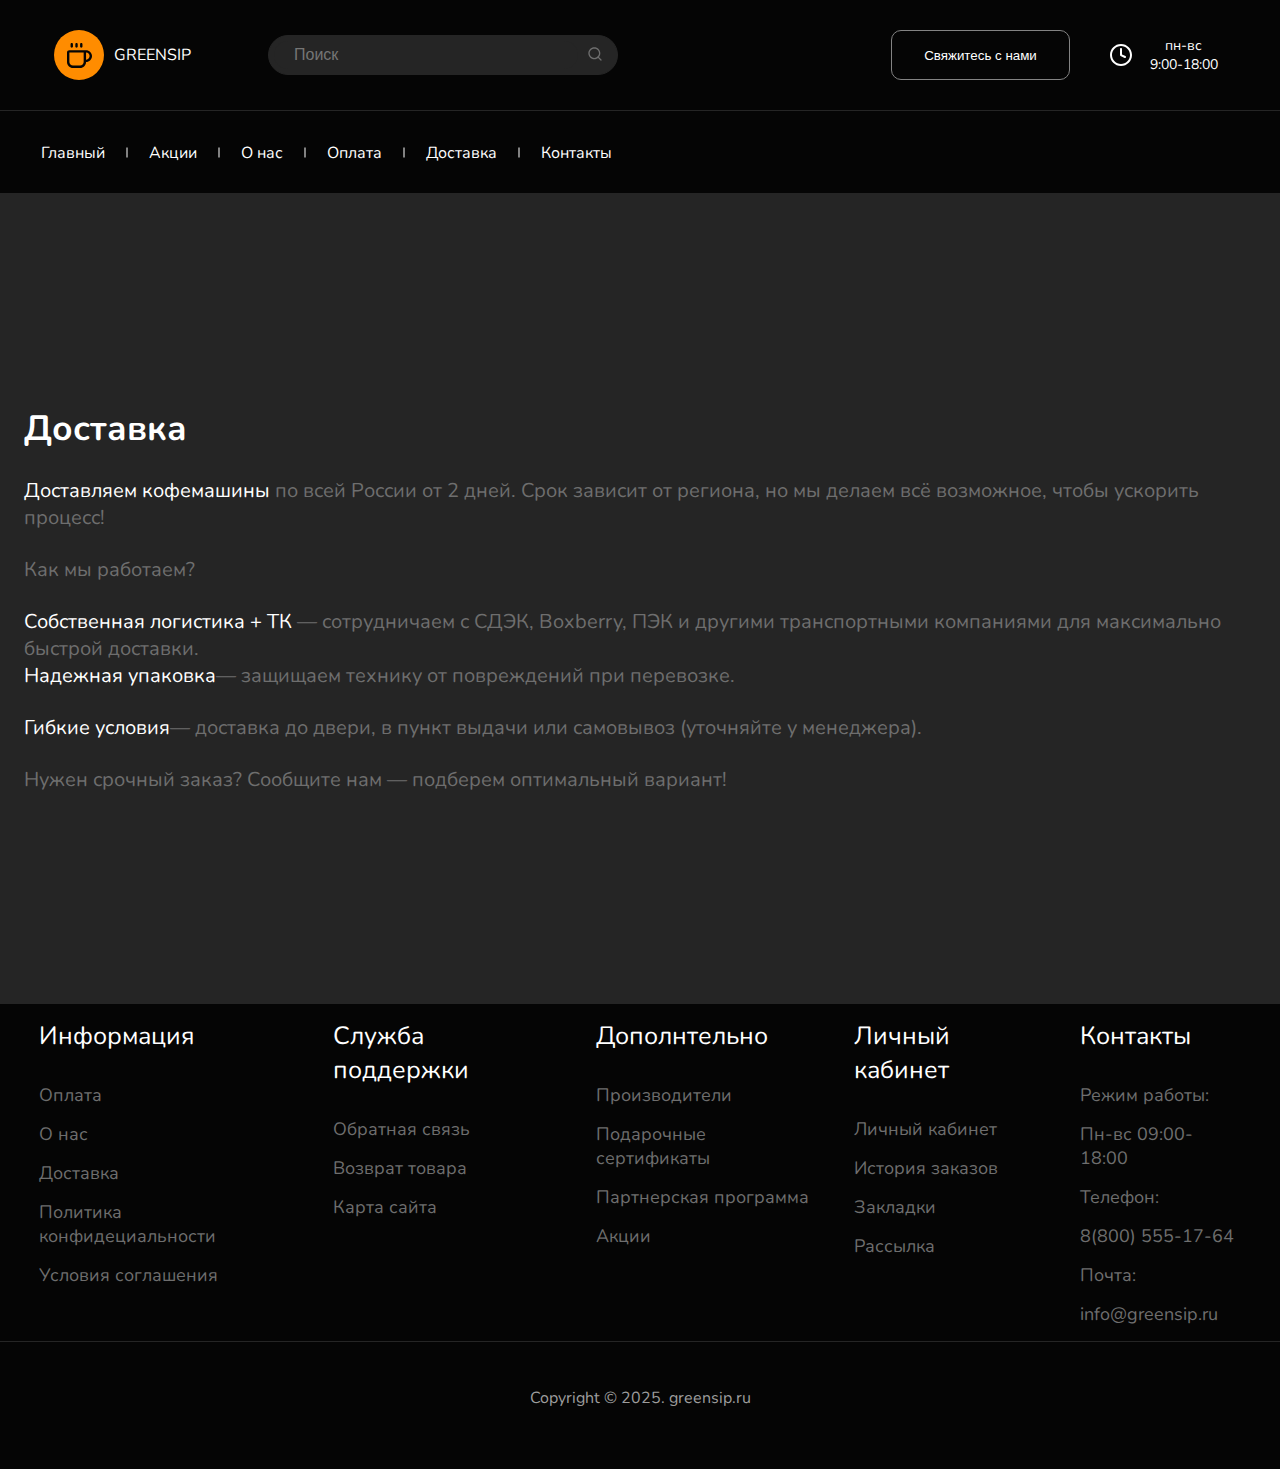
<file: delivery.html>
<!DOCTYPE html>
<html lang="en">
<head>
    <meta charset="UTF-8">
    <meta name="viewport" content="width=device-width, initial-scale=1.0">
    <link rel="stylesheet" href="./css/style.css">
    <link rel="shortcut icon" href="./img/icon/favicon.svg" type="image/x-icon">
    <link href='https://cdn.boxicons.com/fonts/basic/boxicons.min.css' rel='stylesheet'>
    <title>Доставка</title>
</head>
<body>
    <header class="header">
        <div class="container header__wrapper">
            <div class="left__block">
                <a href="./index.html" class="logo">
                    <div class="logo_img-block">
                        <img src="./img/icon/logo.svg" alt="Logo" class="logo__img">
                    </div>
                    <span>GREENSIP</span>
                </a>
                    <form class="search__form">
                        <label for="site-search">
                            <input id="site-search" class="search__form-input" type="text" placeholder="Поиск" name="search">
                            <button class="search__form-btn" type="submit"><img src="./img/icon/search.svg" alt="Search"></button>
                        </label>
                  </form>
            </div>
            <div class="right__block">
                <button class="btn">Свяжитесь с нами</button>
                <div class="time">
                    <img class="time__img" src="./img/icon/oclock.svg" alt="oclock icon">
                    <div class="time__week">пн-вс</div>
                    <div class="time__oclock">9:00-18:00</div>
                </div>
            </div>
            <div class="burger__menu">
                <i class='menu__burger bxr  bx-menu'  ></i> 
                <i class='menu__close bxr  bx-x'  ></i> 
            </div><!-- end burger__menu -->
        </div><!-- end container header__wrapper -->
    </header>
    <nav class="navbar">
        <div class="container navbar__wrapper">
            <div class="nav">
                <a class="nav__item" href="./index.html">
                    <span class="nav__icon"><i class='bxr bx-home-alt'></i></span> 
                    <div class="nav__text">Главный</div>
                </a> 

                <a class="nav__item" href="./promotions.html">
                    <span class="nav__icon"><i class='bxr  bx-discount'  ></i></span>
                    <span class="nav__text">Акции</span>
                </a> 
                <a class="nav__item" href="./about.html">
                    <span class="nav__icon"><i class='bxr  bx-group'  ></i> </span>
                    <span class="nav__text">О нас</span>
                </a> 
                <a class="nav__item" href="./payment.html">
                    <span class="nav__icon"><i class='bxr  bx-wallet'  ></i></span>
                    <span class="nav__text">Оплата</span>
                </a> 
                <a class="nav__item" href="./delivery.html">
                    <span class="nav__icon"><i class='bxr  bx-truck'  ></i></span>
                    <span class="nav__text">Доставка</span>
                </a> 
                <a class="nav__item" href="./contact.html">
                    <span class="nav__icon"><i class='bxr  bx-headphone-mic'  ></i></span>
                    <span class="nav__text">Контакты</span>
                </a> 
            </div>

            <div class="nav__second nav__second-none">
                <i class='bxr  bx-swap-vertical arrow-transform'></i> 
                <i class='bxr  bx-heart'></i> 
                <i class='bxr  bx-cart'></i> 
                <i class='bxr  bx-user'></i> 
            </div>

            <div class="navbar__footer block">
                <form class="search__form block">
                    <label for="site-search">
                        <input id="site-search" class="search__form-input" type="text" placeholder="Поиск" name="search">
                        <button class="search__form-btn" type="submit"><img src="./img/icon/search.svg" alt="Search"></button>
                    </label>
                </form>

            <div class="right__block block">
                <button class="btn">Свяжитесь с нами</button>
                <div class="time">
                    <img class="time__img" src="./img/icon/oclock.svg" alt="oclock icon">
                    <div class="time__week">пн-вс</div>
                    <div class="time__oclock">9:00-18:00</div>
                </div>
            </div>


            </div>
        </div><!-- end navbar__wrapper -->
    </nav>
    <main>
        <div class="container">
            <div class="info">
                <div class="info__content">
                    <h2 class="info__content-title">Доставка</h2>
                    <div class="info__content-wrapper">
                       <p>
                            <span>Доставляем кофемашины</span> по всей России от 2 дней. Срок зависит от региона, но мы делаем всё возможное, чтобы ускорить процесс!
                        </p>
                        <p>Как мы работаем?</p>

                       <p>
                         <span>Собственная логистика + ТК</span> — сотрудничаем с СДЭК, Boxberry, ПЭК и другими транспортными компаниями для максимально быстрой доставки. <br/>
                         <span> Надежная упаковка</span>— защищаем технику от повреждений при перевозке.
                       </p> 

                       <p>
                            <span> Гибкие условия</span>— доставка до двери, в пункт выдачи или самовывоз (уточняйте у менеджера).
                       </p>
                       <p>Нужен срочный заказ? Сообщите нам — подберем оптимальный вариант!</p>
                    </div>
                </div>
            </div>
        </div><!-- end container -->
        
    </main>
    <footer class="footer">
        <div class="container footer__item">
            <div class="footer__items">
                <div class="footer__items-title">Информация</div>
                <div class="footer__items-subtitle"><a href="#">Оплата</a></div>
                <div class="footer__items-subtitle"><a href="#">О нас</a></div>
                <div class="footer__items-subtitle"><a href="#">Доставка</a></div>
                <div class="footer__items-subtitle"><a href="#">Политика конфидециальности</a></div>
                <div class="footer__items-subtitle"><a href="#">Условия соглашения</a></div>
            </div>

            <div class="footer__items">
                <div class="footer__items-title">Служба поддержки</div>
                <div class="footer__items-subtitle"><a href="#">Обратная связь</a></div>
                <div class="footer__items-subtitle"><a href="#">Возврат товара</a></div>
                <div class="footer__items-subtitle"><a href="#">Карта сайта</a></div>
            </div>

            <div class="footer__items">
                <div class="footer__items-title">Дополнтельно</div>
                <div class="footer__items-subtitle"><a href="#">Производители</a></div>
                <div class="footer__items-subtitle"><a href="#">Подарочные сертификаты</a></div>
                <div class="footer__items-subtitle"><a href="#">Партнерская программа</a></div>
                <div class="footer__items-subtitle"><a href="#">Акции</a></div>
            </div>

            <div class="footer__items">
                <div class="footer__items-title">Личный кабинет</div>
                <div class="footer__items-subtitle"><a href="#">Личный кабинет</a></div>
                <div class="footer__items-subtitle"><a href="#">История заказов</a></div>
                <div class="footer__items-subtitle"><a href="#">Закладки</a></div>
                <div class="footer__items-subtitle"><a href="#">Рассылка</a></div>
            </div>

            <div class="footer__items">
                <div class="footer__items-title">Контакты</div>
                <div class="footer__items-subtitle"><a href="#">Режим работы:</a></div>
                <div class="footer__items-subtitle"><a href="#">Пн-вс 09:00-18:00</a></div>
                <div class="footer__items-subtitle"><a href="#">Телефон:</a></div>
                <div class="footer__items-subtitle"><a href="#">8(800) 555-17-64</a></div>
                <div class="footer__items-subtitle"><a href="#">Почта:</a></div>
                <div class="footer__items-subtitle"><a href="#">info@greensip.ru</a></div>
            </div>
        </div><!-- footer__item -->
    </footer>
    <div class="copyright">Copyright © 2025. greensip.ru</div>
    <div class="nav__second nav__second-footer block">
        <i class='bxr  bx-swap-vertical arrow-transform'></i> 
        <i class='bxr  bx-heart'></i> 
        <i class='bxr  bx-cart'></i> 
        <i class='bxr  bx-user'></i> 
    </div>
    <script src="./js/main.js" defer></script>
</body>
</html>
</file>
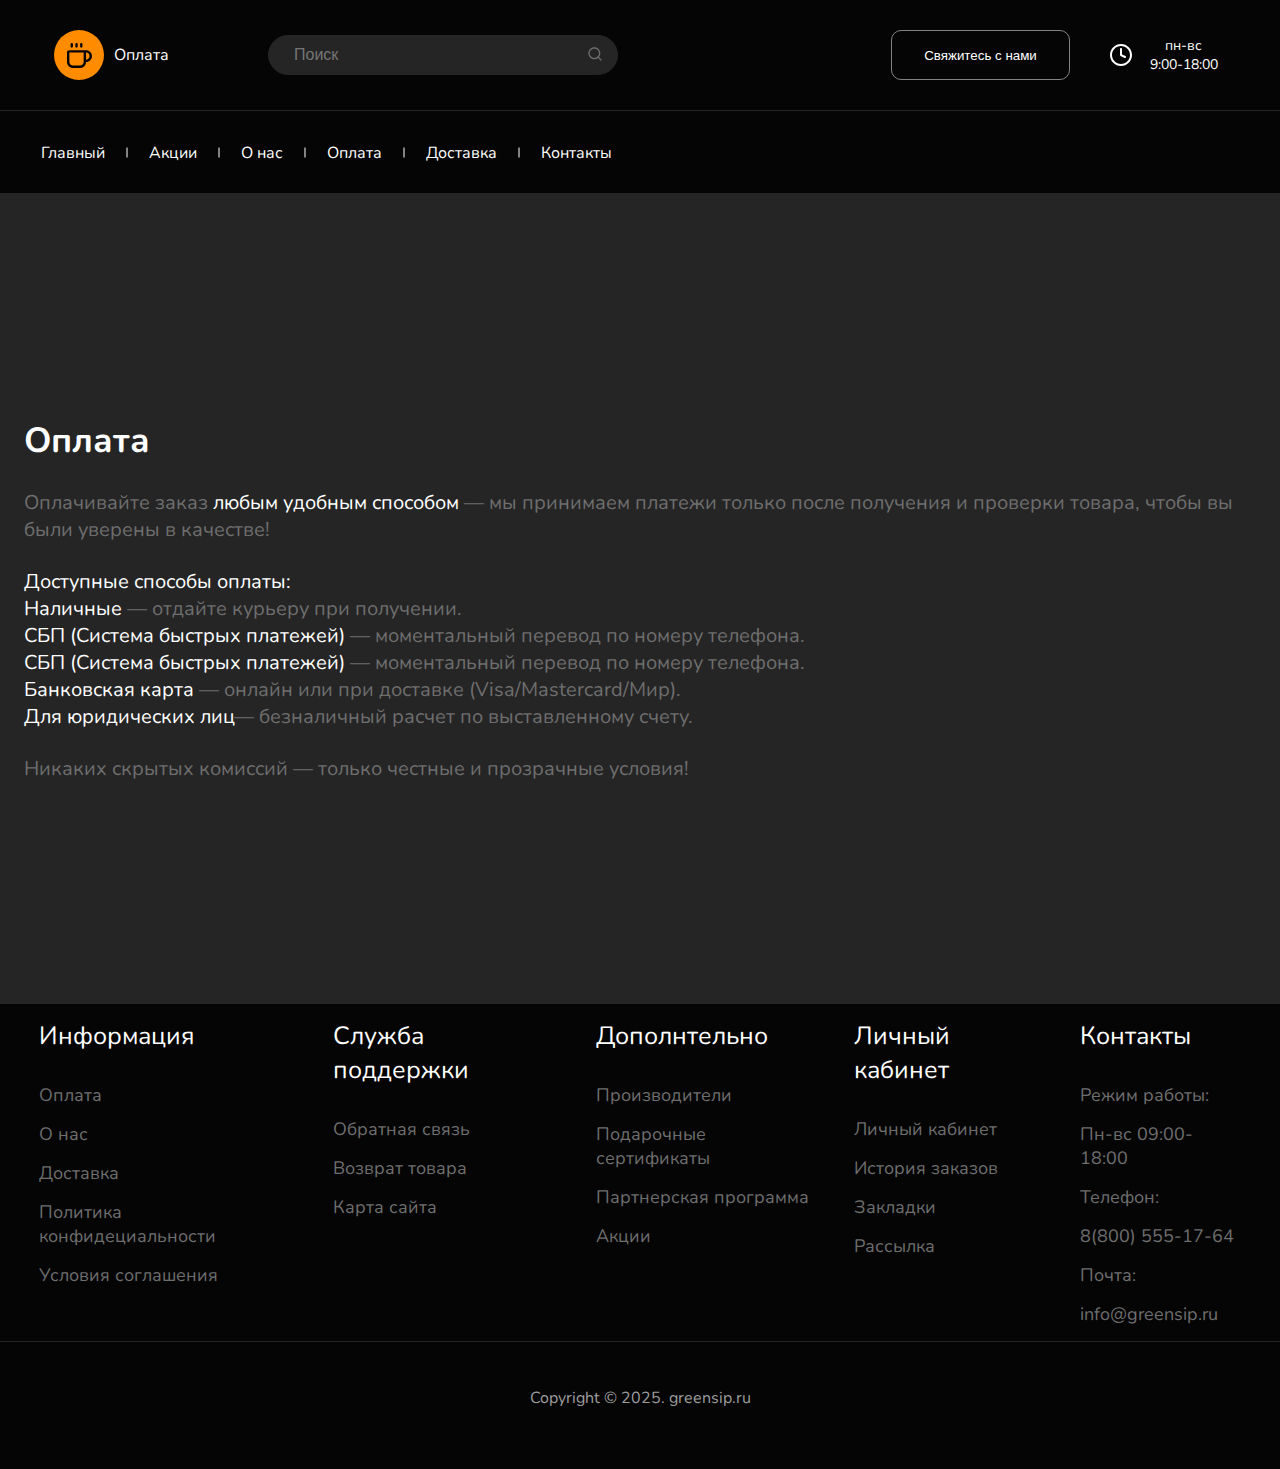
<file: payment.html>
<!DOCTYPE html>
<html lang="en">
<head>
    <meta charset="UTF-8">
    <meta name="viewport" content="width=device-width, initial-scale=1.0">
    <link rel="stylesheet" href="./css/style.css">
    <link rel="shortcut icon" href="./img/icon/favicon.svg" type="image/x-icon">
    <link href='https://cdn.boxicons.com/fonts/basic/boxicons.min.css' rel='stylesheet'>
    <title>Оплата</title>
</head>
<body>
    <header class="header">
        <div class="container header__wrapper">
            <div class="left__block">
                <a href="./index.html" class="logo">
                    <div class="logo_img-block">
                        <img src="./img/icon/logo.svg" alt="Logo" class="logo__img">
                    </div>
                    <span>Оплата</span>
                </a>
                    <form class="search__form">
                        <label for="site-search">
                            <input id="site-search" class="search__form-input" type="text" placeholder="Поиск" name="search">
                            <button class="search__form-btn" type="submit"><img src="./img/icon/search.svg" alt="Search"></button>
                        </label>
                  </form>
            </div>
            <div class="right__block">
                <button class="btn">Свяжитесь с нами</button>
                <div class="time">
                    <img class="time__img" src="./img/icon/oclock.svg" alt="oclock icon">
                    <div class="time__week">пн-вс</div>
                    <div class="time__oclock">9:00-18:00</div>
                </div>
            </div>
            <div class="burger__menu">
                <i class='menu__burger bxr  bx-menu'  ></i> 
                <i class='menu__close bxr  bx-x'  ></i> 
            </div><!-- end burger__menu -->
        </div><!-- end container header__wrapper -->
    </header>
    <nav class="navbar">
        <div class="container navbar__wrapper">
            <div class="nav">
                <a class="nav__item" href="./index.html">
                    <span class="nav__icon"><i class='bxr bx-home-alt'></i></span> 
                    <div class="nav__text">Главный</div>
                </a> 

                <a class="nav__item" href="./promotions.html">
                    <span class="nav__icon"><i class='bxr  bx-discount'  ></i></span>
                    <span class="nav__text">Акции</span>
                </a> 
                <a class="nav__item" href="./about.html">
                    <span class="nav__icon"><i class='bxr  bx-group'  ></i> </span>
                    <span class="nav__text">О нас</span>
                </a> 
                <a class="nav__item" href="./payment.html">
                    <span class="nav__icon"><i class='bxr  bx-wallet'  ></i></span>
                    <span class="nav__text">Оплата</span>
                </a> 
                <a class="nav__item" href="./delivery.html">
                    <span class="nav__icon"><i class='bxr  bx-truck'  ></i></span>
                    <span class="nav__text">Доставка</span>
                </a> 
                <a class="nav__item" href="./contact.html">
                    <span class="nav__icon"><i class='bxr  bx-headphone-mic'  ></i></span>
                    <span class="nav__text">Контакты</span>
                </a> 
            </div>

            <div class="nav__second nav__second-none">
                <i class='bxr  bx-swap-vertical arrow-transform'></i> 
                <i class='bxr  bx-heart'></i> 
                <i class='bxr  bx-cart'></i> 
                <i class='bxr  bx-user'></i> 
            </div>

            <div class="navbar__footer block">
                <form class="search__form block">
                    <label for="site-search">
                        <input id="site-search" class="search__form-input" type="text" placeholder="Поиск" name="search">
                        <button class="search__form-btn" type="submit"><img src="./img/icon/search.svg" alt="Search"></button>
                    </label>
                </form>

            <div class="right__block block">
                <button class="btn">Свяжитесь с нами</button>
                <div class="time">
                    <img class="time__img" src="./img/icon/oclock.svg" alt="oclock icon">
                    <div class="time__week">пн-вс</div>
                    <div class="time__oclock">9:00-18:00</div>
                </div>
            </div>


            </div>
        </div><!-- end navbar__wrapper -->
    </nav>
    <main>
        <div class="container">
            <div class="info">
                <div class="info__content">
                    <h2 class="info__content-title">Оплата</h2>
                    <div class="info__content-wrapper">
                       <p>
                        
                            Оплачивайте заказ <span>любым удобным способом</span> — мы принимаем платежи только после получения и проверки товара, чтобы вы были уверены в качестве!
                        </p>

                       <p>
                            <span>Доступные способы оплаты:</span><br/>
                            <span>Наличные</span> — отдайте курьеру при получении.<br/>
                           <span>СБП (Система быстрых платежей)</span>  — моментальный перевод по номеру телефона.<br/>
                           <span>СБП (Система быстрых платежей)</span>  — моментальный перевод по номеру телефона.<br/>
                          <span>Банковская карта </span> — онлайн или при доставке (Visa/Mastercard/Мир).<br/>
                          <span>Для юридических лиц</span>— безналичный расчет по выставленному счету.
                       </p> 

                       <p>
                            Никаких скрытых комиссий — только честные и прозрачные условия!
                       </p>
                    </div>
                </div>
            </div>
        </div><!-- end container -->
        
    </main>
    <footer class="footer">
        <div class="container footer__item">
            <div class="footer__items">
                <div class="footer__items-title">Информация</div>
                <div class="footer__items-subtitle"><a href="#">Оплата</a></div>
                <div class="footer__items-subtitle"><a href="#">О нас</a></div>
                <div class="footer__items-subtitle"><a href="#">Доставка</a></div>
                <div class="footer__items-subtitle"><a href="#">Политика конфидециальности</a></div>
                <div class="footer__items-subtitle"><a href="#">Условия соглашения</a></div>
            </div>

            <div class="footer__items">
                <div class="footer__items-title">Служба поддержки</div>
                <div class="footer__items-subtitle"><a href="#">Обратная связь</a></div>
                <div class="footer__items-subtitle"><a href="#">Возврат товара</a></div>
                <div class="footer__items-subtitle"><a href="#">Карта сайта</a></div>
            </div>

            <div class="footer__items">
                <div class="footer__items-title">Дополнтельно</div>
                <div class="footer__items-subtitle"><a href="#">Производители</a></div>
                <div class="footer__items-subtitle"><a href="#">Подарочные сертификаты</a></div>
                <div class="footer__items-subtitle"><a href="#">Партнерская программа</a></div>
                <div class="footer__items-subtitle"><a href="#">Акции</a></div>
            </div>

            <div class="footer__items">
                <div class="footer__items-title">Личный кабинет</div>
                <div class="footer__items-subtitle"><a href="#">Личный кабинет</a></div>
                <div class="footer__items-subtitle"><a href="#">История заказов</a></div>
                <div class="footer__items-subtitle"><a href="#">Закладки</a></div>
                <div class="footer__items-subtitle"><a href="#">Рассылка</a></div>
            </div>

            <div class="footer__items">
                <div class="footer__items-title">Контакты</div>
                <div class="footer__items-subtitle"><a href="#">Режим работы:</a></div>
                <div class="footer__items-subtitle"><a href="#">Пн-вс 09:00-18:00</a></div>
                <div class="footer__items-subtitle"><a href="#">Телефон:</a></div>
                <div class="footer__items-subtitle"><a href="#">8(800) 555-17-64</a></div>
                <div class="footer__items-subtitle"><a href="#">Почта:</a></div>
                <div class="footer__items-subtitle"><a href="#">info@greensip.ru</a></div>
            </div>
        </div><!-- footer__item -->
    </footer>
    <div class="copyright">Copyright © 2025. greensip.ru</div>
    <div class="nav__second nav__second-footer block">
        <i class='bxr  bx-swap-vertical arrow-transform'></i> 
        <i class='bxr  bx-heart'></i> 
        <i class='bxr  bx-cart'></i> 
        <i class='bxr  bx-user'></i> 
    </div>
    <script src="./js/main.js" defer></script>
</body>
</html>
</file>
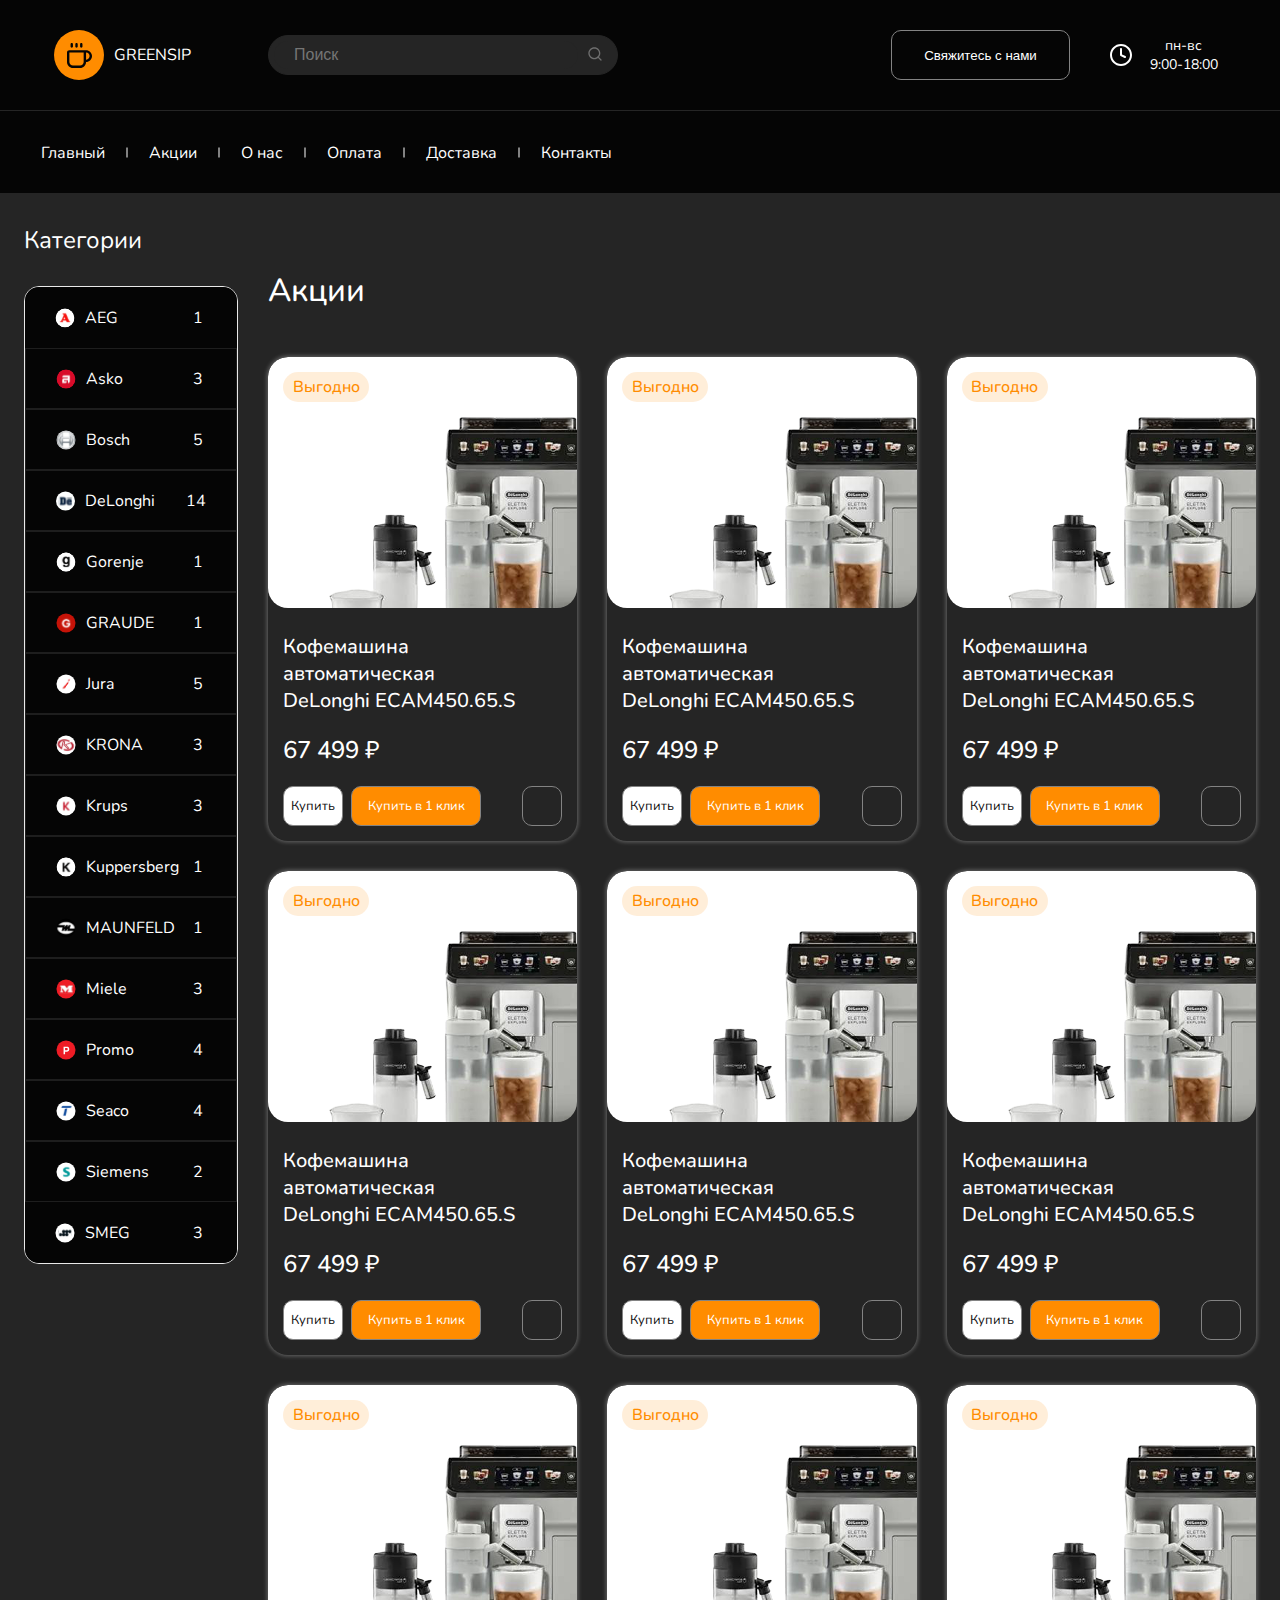
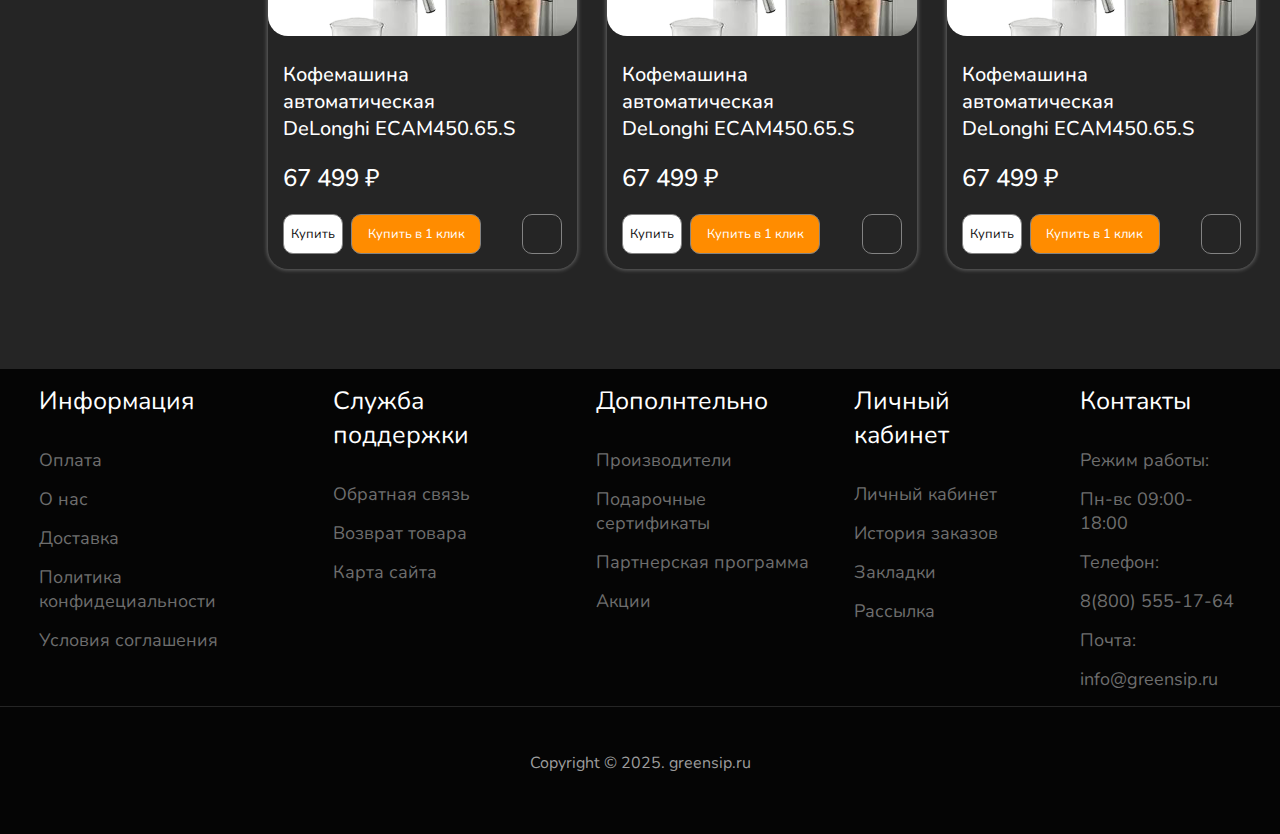
<file: promotions.html>
<!DOCTYPE html>
<html lang="en">
<head>
    <meta charset="UTF-8">
    <meta name="viewport" content="width=device-width, initial-scale=1.0">
    <link rel="stylesheet" href="./css/style.css">
    <link rel="shortcut icon" href="./img/icon/favicon.svg" type="image/x-icon">
    <link href='https://cdn.boxicons.com/fonts/basic/boxicons.min.css' rel='stylesheet'>
    <title>Акции</title>
</head>
<body>
    <header class="header">
        <div class="container header__wrapper">
            <div class="left__block">
                <a href="./index.html" class="logo">
                    <div class="logo_img-block">
                        <img src="./img/icon/logo.svg" alt="Logo" class="logo__img">
                    </div>
                    <span>GREENSIP</span>
                </a>
                    <form class="search__form">
                        <label for="site-search">
                            <input id="site-search" class="search__form-input" type="text" placeholder="Поиск" name="search">
                            <button class="search__form-btn" type="submit"><img src="./img/icon/search.svg" alt="Search"></button>
                        </label>
                  </form>
            </div>
            <div class="right__block">
                <button class="btn">Свяжитесь с нами</button>
                <div class="time">
                    <img class="time__img" src="./img/icon/oclock.svg" alt="oclock icon">
                    <div class="time__week">пн-вс</div>
                    <div class="time__oclock">9:00-18:00</div>
                </div>
            </div>
            <div class="burger__menu">
                <i class='menu__burger bxr  bx-menu'  ></i> 
                <i class='menu__close bxr  bx-x'  ></i> 
            </div><!-- end burger__menu -->
        </div><!-- end container header__wrapper -->
    </header>
    <nav class="navbar">
        <div class="container navbar__wrapper">
            <div class="nav">
                <a class="nav__item" href="./index.html">
                    <span class="nav__icon"><i class='bxr bx-home-alt'></i></span> 
                    <div class="nav__text">Главный</div>
                </a> 

                <a class="nav__item" href="./promotions.html">
                    <span class="nav__icon"><i class='bxr  bx-discount'  ></i></span>
                    <span class="nav__text">Акции</span>
                </a> 
                <a class="nav__item" href="./about.html">
                    <span class="nav__icon"><i class='bxr  bx-group'  ></i> </span>
                    <span class="nav__text">О нас</span>
                </a> 
                <a class="nav__item" href="./payment.html">
                    <span class="nav__icon"><i class='bxr  bx-wallet'  ></i></span>
                    <span class="nav__text">Оплата</span>
                </a> 
                <a class="nav__item" href="./delivery.html">
                    <span class="nav__icon"><i class='bxr  bx-truck'  ></i></span>
                    <span class="nav__text">Доставка</span>
                </a> 
                <a class="nav__item" href="./contact.html">
                    <span class="nav__icon"><i class='bxr  bx-headphone-mic'  ></i></span>
                    <span class="nav__text">Контакты</span>
                </a> 
            </div>

            <div class="nav__second nav__second-none">
                <i class='bxr  bx-swap-vertical arrow-transform'></i> 
                <i class='bxr  bx-heart'></i> 
                <i class='bxr  bx-cart'></i> 
                <i class='bxr  bx-user'></i> 
            </div>

            <div class="navbar__footer block">
                <form class="search__form block">
                    <label for="site-search">
                        <input id="site-search" class="search__form-input" type="text" placeholder="Поиск" name="search">
                        <button class="search__form-btn" type="submit"><img src="./img/icon/search.svg" alt="Search"></button>
                    </label>
                </form>

            <div class="right__block block">
                <button class="btn">Свяжитесь с нами</button>
                <div class="time">
                    <img class="time__img" src="./img/icon/oclock.svg" alt="oclock icon">
                    <div class="time__week">пн-вс</div>
                    <div class="time__oclock">9:00-18:00</div>
                </div>
            </div>


            </div>
        </div><!-- end navbar__wrapper -->
    </nav>
    <main>
        <div class="container">
                <div class="main__wrapper">
                    <aside class="sidebar">
                        <h2>Категории</h2>
                        <ul class="sidebar__wrapper">
                            <li class="sidebar__items">
                                <a href="#">
                                <img class="sidebar__items-icon" src="./img/icon/categories/aeg.svg" alt="icon">
                                <span class="sidebar__items-text">AEG</span>
                                <span class="sidebar__items-num">1</span>
                                </a>
                            </li>
                            <li class="sidebar__items">
                                <a href="#">
                                <img class="sidebar__items-icon" src="./img/icon/categories/asko.svg" alt="icon">
                                <span class="sidebar__items-text">Asko</span>
                                <span class="sidebar__items-num">3</span>
                                </a>
                            </li>
                            <li class="sidebar__items">
                                <a href="#">
                                <img class="sidebar__items-icon" src="./img/icon/categories/bosch.svg" alt="icon">
                                <span class="sidebar__items-text">Bosch</span>
                                <span class="sidebar__items-num">5</span>
                                </a>
                            </li>
                            <li class="sidebar__items">
                                <a href="#">
                                <img class="sidebar__items-icon" src="./img/icon/categories/delonghi.svg" alt="icon">
                                <span class="sidebar__items-text">DeLonghi</span>
                                <span class="sidebar__items-num">14</span>
                                </a>
                            </li>
                            <li class="sidebar__items">
                                <a href="#">
                                <img class="sidebar__items-icon" src="./img/icon/categories/gorenje.svg" alt="icon">
                                <span class="sidebar__items-text">Gorenje</span>
                                <span class="sidebar__items-num">1</span>
                                </a>
                            </li>
                            <li class="sidebar__items">
                                <a href="#">
                                <img class="sidebar__items-icon" src="./img/icon/categories/GRAUDE.svg" alt="icon">
                                <span class="sidebar__items-text">GRAUDE</span>
                                <span class="sidebar__items-num">1</span>
                                </a>
                            </li>
                            <li class="sidebar__items">
                                <a href="#">
                                <img class="sidebar__items-icon" src="./img/icon/categories/jura.svg" alt="icon">
                                <span class="sidebar__items-text">Jura</span>
                                <span class="sidebar__items-num">5</span>
                                </a>
                            </li>
                            <li class="sidebar__items">
                                <a href="#">
                                <img class="sidebar__items-icon" src="./img/icon/categories/krona.svg" alt="icon">
                                <span class="sidebar__items-text">KRONA</span>
                                <span class="sidebar__items-num">3</span>
                                </a>
                            </li>
                            <li class="sidebar__items">
                                <a href="#">
                                <img class="sidebar__items-icon" src="./img/icon/categories/krups.svg" alt="icon">
                                <span class="sidebar__items-text">Krups</span>
                                <span class="sidebar__items-num">3</span>
                                </a>
                            </li>
                            <li class="sidebar__items">
                                <a href="#">
                                <img class="sidebar__items-icon" src="./img/icon/categories/kuppersberg.svg" alt="icon">
                                <span class="sidebar__items-text">Kuppersberg</span>
                                <span class="sidebar__items-num">1</span>
                                </a>
                            </li>
                            <li class="sidebar__items">
                                <a href="#">
                                <img class="sidebar__items-icon" src="./img/icon/categories/maunfeld.svg" alt="icon">
                                <span class="sidebar__items-text">MAUNFELD</span>
                                <span class="sidebar__items-num">1</span>
                                </a>
                            </li>
                            <li class="sidebar__items">
                                <a href="#">
                                <img class="sidebar__items-icon" src="./img/icon/categories/miele.svg" alt="icon">
                                <span class="sidebar__items-text">Miele</span>
                                <span class="sidebar__items-num">3</span>
                                </a>
                            </li>
                            <li class="sidebar__items">
                                <a href="#">
                                <img class="sidebar__items-icon" src="./img/icon/categories/promo.svg" alt="icon">
                                <span class="sidebar__items-text">Promo</span>
                                <span class="sidebar__items-num">4</span>
                                </a>
                            </li>
                            <li class="sidebar__items">
                                <a href="#">
                                <img class="sidebar__items-icon" src="./img/icon/categories/saeco.svg" alt="icon">
                                <span class="sidebar__items-text">Seaco</span>
                                <span class="sidebar__items-num">4</span>
                                </a>
                            </li>
                            <li class="sidebar__items">
                                <a href="#">
                                <img class="sidebar__items-icon" src="./img/icon/categories/siemens.svg" alt="icon">
                                <span class="sidebar__items-text">Siemens</span>
                                <span class="sidebar__items-num">2</span>
                                </a>
                            </li>
                            <li class="sidebar__items">
                                <a href="#">
                                <img class="sidebar__items-icon" src="./img/icon/categories/smeg.svg" alt="icon">
                                <span class="sidebar__items-text">SMEG</span>
                                <span class="sidebar__items-num">3</span>
                                </a>
                            </li> 
                        </ul>
                    </aside>
                    <article>
                        <section class="content">
                            <h2 class="subtitle" >Акции</h2>
                            <div class="content__wrapper">
                                <div class="card">
                                    <div class="card__img">
                                        <div class="card__img-info">Выгодно</div>
                                    </div><!-- End Card image -->
                                        <div class="card__body">
                                            <div class="card_stars">
                                                <i class='bxr  bx-star'  ></i> 
                                                <i class='bxr  bx-star'  ></i> 
                                                <i class='bxr  bx-star'  ></i> 
                                                <i class='bxr  bx-star'  ></i> 
                                                <i class='bxr  bx-star'  ></i> 
                                            </div>
                                            <div class="card_title">Кофемашина автоматическая <br/> DeLonghi ECAM450.65.S</div>
                                            <div class="card__price">67 499 ₽</div>
                                            <div class="card__footer">
                                                <div class="card__footer-btn">
                                                    <div class="btn btn_buy">Купить</div>
                                                    <div class="btn btn_buy_one">Купить в 1 клик</div>
                                                </div><!-- End Car footerd -->
                                                <div class=" btn card__footer-heart"><i class='bxr  bx-heart'  ></i> </div>
                                            </div><!-- End Car footerd -->
                                        </div><!-- End card__body -->
                                </div><!-- End Card -->

                                <div class="card">
                                    <div class="card__img">
                                        <div class="card__img-info">Выгодно</div>
                                    </div><!-- End Card image -->
                                        <div class="card__body">
                                            <div class="card_stars">
                                                <i class='bxr  bx-star'  ></i> 
                                                <i class='bxr  bx-star'  ></i> 
                                                <i class='bxr  bx-star'  ></i> 
                                                <i class='bxr  bx-star'  ></i> 
                                                <i class='bxr  bx-star'  ></i> 
                                            </div>
                                            <div class="card_title">Кофемашина автоматическая <br/> DeLonghi ECAM450.65.S</div>
                                            <div class="card__price">67 499 ₽</div>
                                            <div class="card__footer">
                                                <div class="card__footer-btn">
                                                    <div class="btn btn_buy">Купить</div>
                                                    <div class="btn btn_buy_one">Купить в 1 клик</div>
                                                </div><!-- End Car footerd -->
                                                <div class=" btn card__footer-heart"><i class='bxr  bx-heart'  ></i> </div>
                                            </div><!-- End Car footerd -->
                                        </div><!-- End card__body -->
                                </div><!-- End Card -->

                                <div class="card">
                                    <div class="card__img">
                                        <div class="card__img-info">Выгодно</div>
                                    </div><!-- End Card image -->
                                        <div class="card__body">
                                            <div class="card_stars">
                                                <i class='bxr  bx-star'  ></i> 
                                                <i class='bxr  bx-star'  ></i> 
                                                <i class='bxr  bx-star'  ></i> 
                                                <i class='bxr  bx-star'  ></i> 
                                                <i class='bxr  bx-star'  ></i> 
                                            </div>
                                            <div class="card_title">Кофемашина автоматическая <br/> DeLonghi ECAM450.65.S</div>
                                            <div class="card__price">67 499 ₽</div>
                                            <div class="card__footer">
                                                <div class="card__footer-btn">
                                                    <div class="btn btn_buy">Купить</div>
                                                    <div class="btn btn_buy_one">Купить в 1 клик</div>
                                                </div><!-- End Car footerd -->
                                                <div class=" btn card__footer-heart"><i class='bxr  bx-heart'  ></i> </div>
                                            </div><!-- End Car footerd -->
                                        </div><!-- End card__body -->
                                </div><!-- End Card -->

                                <div class="card">
                                    <div class="card__img">
                                        <div class="card__img-info">Выгодно</div>
                                    </div><!-- End Card image -->
                                        <div class="card__body">
                                            <div class="card_stars">
                                                <i class='bxr  bx-star'  ></i> 
                                                <i class='bxr  bx-star'  ></i> 
                                                <i class='bxr  bx-star'  ></i> 
                                                <i class='bxr  bx-star'  ></i> 
                                                <i class='bxr  bx-star'  ></i> 
                                            </div>
                                            <div class="card_title">Кофемашина автоматическая <br/> DeLonghi ECAM450.65.S</div>
                                            <div class="card__price">67 499 ₽</div>
                                            <div class="card__footer">
                                                <div class="card__footer-btn">
                                                    <div class="btn btn_buy">Купить</div>
                                                    <div class="btn btn_buy_one">Купить в 1 клик</div>
                                                </div><!-- End Car footerd -->
                                                <div class=" btn card__footer-heart"><i class='bxr  bx-heart'  ></i> </div>
                                            </div><!-- End Car footerd -->
                                        </div><!-- End card__body -->
                                </div><!-- End Card -->

                                <div class="card">
                                    <div class="card__img">
                                        <div class="card__img-info">Выгодно</div>
                                    </div><!-- End Card image -->
                                        <div class="card__body">
                                            <div class="card_stars">
                                                <i class='bxr  bx-star'  ></i> 
                                                <i class='bxr  bx-star'  ></i> 
                                                <i class='bxr  bx-star'  ></i> 
                                                <i class='bxr  bx-star'  ></i> 
                                                <i class='bxr  bx-star'  ></i> 
                                            </div>
                                            <div class="card_title">Кофемашина автоматическая <br/> DeLonghi ECAM450.65.S</div>
                                            <div class="card__price">67 499 ₽</div>
                                            <div class="card__footer">
                                                <div class="card__footer-btn">
                                                    <div class="btn btn_buy">Купить</div>
                                                    <div class="btn btn_buy_one">Купить в 1 клик</div>
                                                </div><!-- End Car footerd -->
                                                <div class=" btn card__footer-heart"><i class='bxr  bx-heart'  ></i> </div>
                                            </div><!-- End Car footerd -->
                                        </div><!-- End card__body -->
                                </div><!-- End Card -->

                                <div class="card">
                                    <div class="card__img">
                                        <div class="card__img-info">Выгодно</div>
                                    </div><!-- End Card image -->
                                        <div class="card__body">
                                            <div class="card_stars">
                                                <i class='bxr  bx-star'  ></i> 
                                                <i class='bxr  bx-star'  ></i> 
                                                <i class='bxr  bx-star'  ></i> 
                                                <i class='bxr  bx-star'  ></i> 
                                                <i class='bxr  bx-star'  ></i> 
                                            </div>
                                            <div class="card_title">Кофемашина автоматическая <br/> DeLonghi ECAM450.65.S</div>
                                            <div class="card__price">67 499 ₽</div>
                                            <div class="card__footer">
                                                <div class="card__footer-btn">
                                                    <div class="btn btn_buy">Купить</div>
                                                    <div class="btn btn_buy_one">Купить в 1 клик</div>
                                                </div><!-- End Car footerd -->
                                                <div class=" btn card__footer-heart"><i class='bxr  bx-heart'  ></i> </div>
                                            </div><!-- End Car footerd -->
                                        </div><!-- End card__body -->
                                </div><!-- End Card -->

                                <div class="card">
                                    <div class="card__img">
                                        <div class="card__img-info">Выгодно</div>
                                    </div><!-- End Card image -->
                                        <div class="card__body">
                                            <div class="card_stars">
                                                <i class='bxr  bx-star'  ></i> 
                                                <i class='bxr  bx-star'  ></i> 
                                                <i class='bxr  bx-star'  ></i> 
                                                <i class='bxr  bx-star'  ></i> 
                                                <i class='bxr  bx-star'  ></i> 
                                            </div>
                                            <div class="card_title">Кофемашина автоматическая <br/> DeLonghi ECAM450.65.S</div>
                                            <div class="card__price">67 499 ₽</div>
                                            <div class="card__footer">
                                                <div class="card__footer-btn">
                                                    <div class="btn btn_buy">Купить</div>
                                                    <div class="btn btn_buy_one">Купить в 1 клик</div>
                                                </div><!-- End Car footerd -->
                                                <div class=" btn card__footer-heart"><i class='bxr  bx-heart'  ></i> </div>
                                            </div><!-- End Car footerd -->
                                        </div><!-- End card__body -->
                                </div><!-- End Card -->

                                <div class="card">
                                    <div class="card__img">
                                        <div class="card__img-info">Выгодно</div>
                                    </div><!-- End Card image -->
                                        <div class="card__body">
                                            <div class="card_stars">
                                                <i class='bxr  bx-star'  ></i> 
                                                <i class='bxr  bx-star'  ></i> 
                                                <i class='bxr  bx-star'  ></i> 
                                                <i class='bxr  bx-star'  ></i> 
                                                <i class='bxr  bx-star'  ></i> 
                                            </div>
                                            <div class="card_title">Кофемашина автоматическая <br/> DeLonghi ECAM450.65.S</div>
                                            <div class="card__price">67 499 ₽</div>
                                            <div class="card__footer">
                                                <div class="card__footer-btn">
                                                    <div class="btn btn_buy">Купить</div>
                                                    <div class="btn btn_buy_one">Купить в 1 клик</div>
                                                </div><!-- End Car footerd -->
                                                <div class=" btn card__footer-heart"><i class='bxr  bx-heart'  ></i> </div>
                                            </div><!-- End Car footerd -->
                                        </div><!-- End card__body -->
                                </div><!-- End Card -->

                                <div class="card">
                                    <div class="card__img">
                                        <div class="card__img-info">Выгодно</div>
                                    </div><!-- End Card image -->
                                        <div class="card__body">
                                            <div class="card_stars">
                                                <i class='bxr  bx-star'  ></i> 
                                                <i class='bxr  bx-star'  ></i> 
                                                <i class='bxr  bx-star'  ></i> 
                                                <i class='bxr  bx-star'  ></i> 
                                                <i class='bxr  bx-star'  ></i> 
                                            </div>
                                            <div class="card_title">Кофемашина автоматическая <br/> DeLonghi ECAM450.65.S</div>
                                            <div class="card__price">67 499 ₽</div>
                                            <div class="card__footer">
                                                <div class="card__footer-btn">
                                                    <div class="btn btn_buy">Купить</div>
                                                    <div class="btn btn_buy_one">Купить в 1 клик</div>
                                                </div><!-- End Car footerd -->
                                                <div class=" btn card__footer-heart"><i class='bxr  bx-heart'  ></i> </div>
                                            </div><!-- End Car footerd -->
                                        </div><!-- End card__body -->
                                </div><!-- End Card -->


                            </div><!-- end content__wrapper -->
                        </section><!-- end content -->
                    </article>
            </div><!-- end main__wrapper -->
        </div><!-- end container -->
        
    </main>
    <footer class="footer">
        <div class="container footer__item">
            <div class="footer__items">
                <div class="footer__items-title">Информация</div>
                <div class="footer__items-subtitle"><a href="#">Оплата</a></div>
                <div class="footer__items-subtitle"><a href="#">О нас</a></div>
                <div class="footer__items-subtitle"><a href="#">Доставка</a></div>
                <div class="footer__items-subtitle"><a href="#">Политика конфидециальности</a></div>
                <div class="footer__items-subtitle"><a href="#">Условия соглашения</a></div>
            </div>

            <div class="footer__items">
                <div class="footer__items-title">Служба поддержки</div>
                <div class="footer__items-subtitle"><a href="#">Обратная связь</a></div>
                <div class="footer__items-subtitle"><a href="#">Возврат товара</a></div>
                <div class="footer__items-subtitle"><a href="#">Карта сайта</a></div>
            </div>

            <div class="footer__items">
                <div class="footer__items-title">Дополнтельно</div>
                <div class="footer__items-subtitle"><a href="#">Производители</a></div>
                <div class="footer__items-subtitle"><a href="#">Подарочные сертификаты</a></div>
                <div class="footer__items-subtitle"><a href="#">Партнерская программа</a></div>
                <div class="footer__items-subtitle"><a href="#">Акции</a></div>
            </div>

            <div class="footer__items">
                <div class="footer__items-title">Личный кабинет</div>
                <div class="footer__items-subtitle"><a href="#">Личный кабинет</a></div>
                <div class="footer__items-subtitle"><a href="#">История заказов</a></div>
                <div class="footer__items-subtitle"><a href="#">Закладки</a></div>
                <div class="footer__items-subtitle"><a href="#">Рассылка</a></div>
            </div>

            <div class="footer__items">
                <div class="footer__items-title">Контакты</div>
                <div class="footer__items-subtitle"><a href="#">Режим работы:</a></div>
                <div class="footer__items-subtitle"><a href="#">Пн-вс 09:00-18:00</a></div>
                <div class="footer__items-subtitle"><a href="#">Телефон:</a></div>
                <div class="footer__items-subtitle"><a href="#">8(800) 555-17-64</a></div>
                <div class="footer__items-subtitle"><a href="#">Почта:</a></div>
                <div class="footer__items-subtitle"><a href="#">info@greensip.ru</a></div>
            </div>
        </div><!-- footer__item -->
    </footer>
    <div class="copyright">Copyright © 2025. greensip.ru</div>
    <div class="nav__second nav__second-footer block">
        <i class='bxr  bx-swap-vertical arrow-transform'></i> 
        <i class='bxr  bx-heart'></i> 
        <i class='bxr  bx-cart'></i> 
        <i class='bxr  bx-user'></i> 
    </div>
    <script src="./js/main.js" defer></script>
</body>
</html>
</file>
<file: css/style.css>
@import url('https://fonts.googleapis.com/css2?family=Nunito:ital,wght@0,200..1000;1,200..1000&display=swap');
@import url("./basa.css");
@import url("./header.css");
@import url("./navbar.css");
@import url("./sidebar.css");
@import url("./promo.css");
@import url("./content.css");
@import url("./footer.css");
@import url("./media.css");
@import url("./info.css");
</file>
